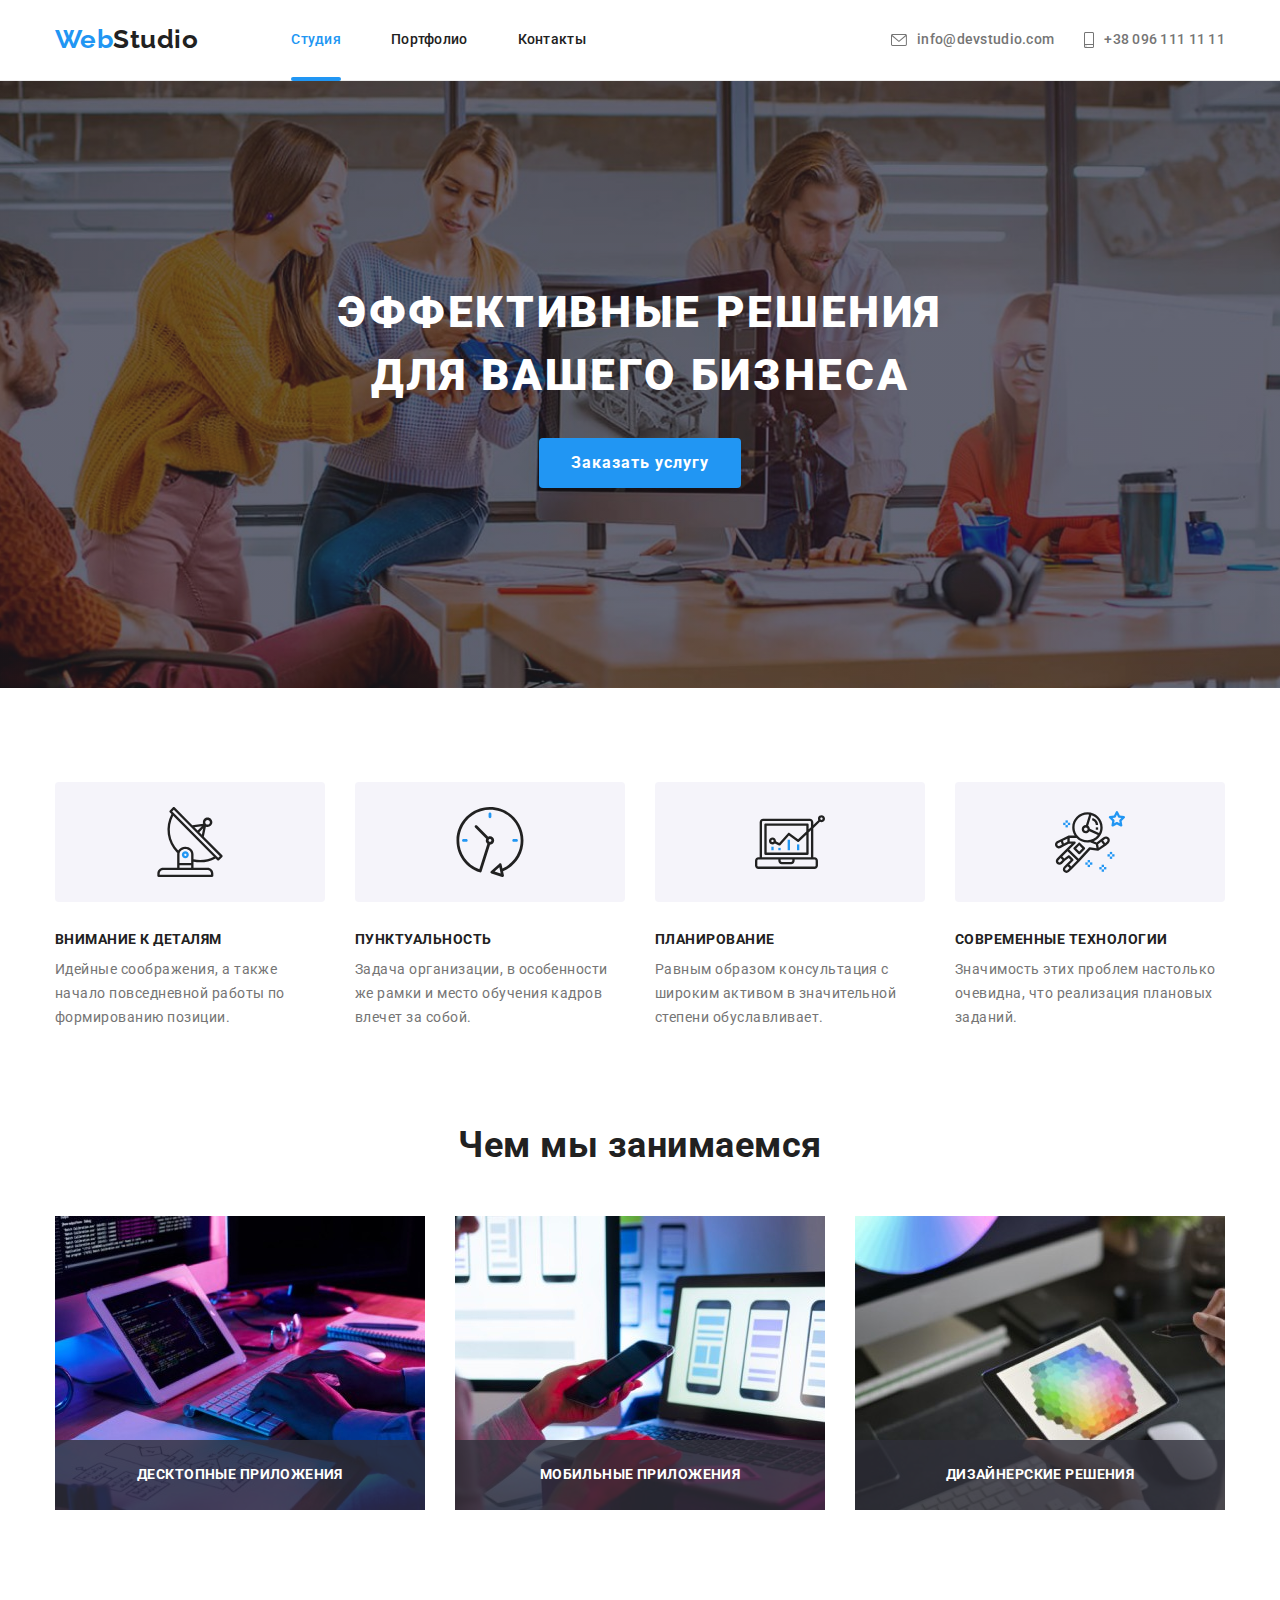
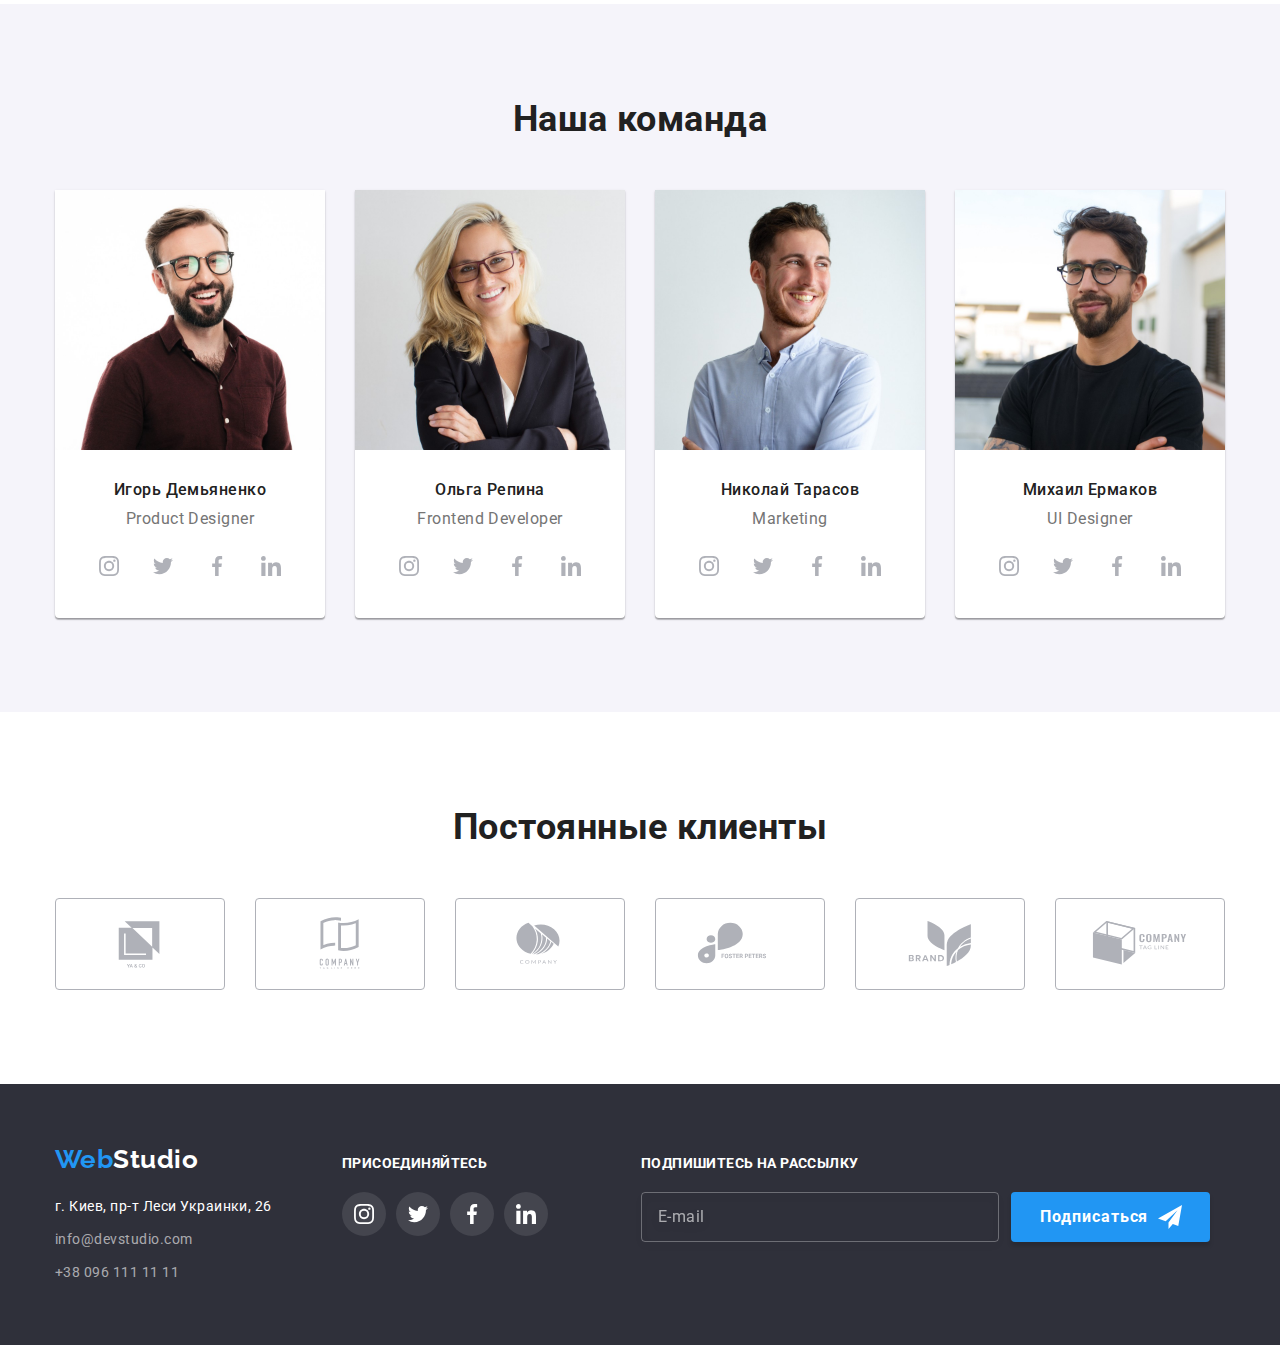
<file: index.html>
<!DOCTYPE html>
<html lang="ru">

<head>
    <meta charset="UTF-8">
    <meta http-equiv="X-UA-Compatible" content="IE=edge">
    <meta name="viewport" content="width=device-width, initial-scale=1.0">
    <title>Главная</title>
    <link
        href="https://fonts.googleapis.com/css2?family=Raleway:wght@700&family=Roboto:wght@400;500;700;900&display=swap"
        rel="stylesheet" />
    <link rel="stylesheet"
        href="https://cdnjs.cloudflare.com/ajax/libs/modern-normalize/1.1.0/modern-normalize.min.css" />
    <link rel="stylesheet" href="./CSS/styles.css" />
    <link rel="stylesheet" href="./CSS/main.min.css">
</head>

<body>
    <!--Шапка-->
    
    <header class="page-header">
        <div class="container main-nav">
            <nav class="main-nav">
                <a href="./index.html" class="main-nav__logo">
                    Web<span class="main-nav__text">Studio</span>
                </a>

                <ul class="site-nav list">
                    <li class="site-nav__item"><a href="./index.html" class="site-nav__link site-nav__link--current">Студия</a></li>
                    <li class="site-nav__item"><a href="./portfolio.html" class="site-nav__link">Портфолио</a></li>
                    <li class="site-nav__item"><a href="" class="site-nav__link">Контакты</a></li>
                </ul>
            </nav>

            <ul class="contacts list">
                <li class="contacts__item envelope"><a class="contacts__link link" href="mailto:info@devstudio.com">
                        <svg class="contacts__icon contacts__icon--envelope" width="16" height="12">
                            <use href="./images/sprite.svg#icon-envelope"></use>
                        </svg>
                        info@devstudio.com</a></li>
                <li class="contacts__item phone"><a class="contacts__link link" href="tel:380961111111">
                        <svg class="contacts__icon contacts__icon--phone" width="10" height="16">
                            <use href="./images/sprite.svg#icon-smartphone"></use>
                        </svg>
                        +38 096 111 11 11</a></li>
            </ul>
        </div>
    </header>
    

    <!-- Mobile menu -->
    <div class="container mobile-container">
        <div class="mobile-header">
            <nav class="mobile-header__nav">
                <a href="./index.html" class="mobile-header__logo">
                    Web<span class="mobile-header__text">Studio</span>
                </a>
                <button type="button" class="button mobile-header__button" aria-expanded="false" aria-controls="mobile-menu"
                    data-menu-button>
                    <svg width="40" height="40" aria-label="Переключатель мобильного меню">
                        <use class="mobile-header__icon-menu" href="./images/form-sprite.svg#icon-menu"></use>
                        <use class="mobile-header__icon-close" href="./images/form-sprite.svg#icon-close"></use>
                    </svg>
                </button>
    
                <div class="mobile-menu" id="mobile-menu" data-menu>
                    <div class="mobile-menu__nav">
                        <ul class="list mobile-nav">
                            <li class="mobile-nav__item">
                                <a href="./index.html" class="link mobile-nav__link">Студия </a>
                            </li>
                            <li class="mobile-nav__item">
                                <a href="./portfolio.html" class="link mobile-nav__link">Портфолио</a>
                            </li>
                            <li class="mobile-nav__item">
                                <a href="" class="link mobile-nav__link">Контакты</a>
                            </li>
                        </ul>
                    </div>
                    <div class="mobile-menu__socials">
                        <ul class="list mobile-contacts">
                            <li class="mobile-contacts__item">
                                <a href="tel:+380961111111"
                                    class="link mobile-contacts__link mobile-contacts__link--phone">+38
                                    096 111 11 11</a>
                            </li>
                            <li class="mobile-contacts__item">
                                <a href="mailto:info@devstudio.com"
                                    class="link mobile-contacts__link mobile-contacts__link--mail">info@devstudio.com</a>
                            </li>
                        </ul>
    
                        <ul class="list mobile-socials">
                            <li class="mobile-socials__item">
                                <a href="" class="link mobile-socials__link">Instagram </a>
                            </li>
                            <li class="mobile-socials__item">
                                <a href="" class="link mobile-socials__link">Twitter</a>
                            </li>
                            <li class="mobile-socials__item">
                                <a href="" class="link mobile-socials__link">Facebook</a>
                            </li>
                            <li class="mobile-socials__item">
                                <a href="" class="link mobile-socials__link">LinkedIn</a>
                            </li>
                        </ul>
                    </div>
                </div>
            </nav>
        </div>
    </div>
        
    
    </head>   
    

    <main>
        <!--Герой-->
        
        <section class="section-hero">
            <h1 class="section-hero__title">Эффективные решения для вашего бизнеса</h1>
            <button class="section-hero__btn" type="button" data-modal-open>Заказать услугу</button>            
        </section>

        <div class="backdrop is-hidden" data-modal>
            <div class="modal">
                <button class="modal-btn" data-modal-close>
                    <svg class="modal-btn__icon-close" width="18" height="18">
                        <use href="./images/form-sprite.svg#icon-close-modal"></use>
                    </svg>
                </button>
        
                <strong class="modal-title">Оставьте свои данные, мы вам перезвоним</strong>
                <form class="modal-form">
                    <label class="modal-form__field">
                        <span class="modal-form__label">Имя</span>
                        <div class="modal-form__field-icon">
                            <input class="modal-form__input" type="text" name="user-name" id="user-name">
                            <svg class="modal-form__icon" width="18" height="18">
                                <use href="./images/form-sprite.svg#icon-user"></use>
                            </svg>
                        </div>
        
                    </label>
        
                    <label class="modal-form__field">
                        <span class="modal-form__label">Телефон</span>
                        <div class="modal-form__field-icon">
                            <input class="modal-form__input" type="tel" name="user-phone" id="user-phone">
                            <svg class="modal-form__icon" width="18" height="18">
                                <use href="./images/form-sprite.svg#icon-phone"></use>
                            </svg>
                        </div>
                    </label>
        
                    <label class="modal-form__field">
                        <span class="modal-form__label">Почта</span>
                        <div class="modal-form__field-icon">
                            <input class="modal-form__input" type="email" name="user-mail" id="user-mail">
                            <svg class="modal-form__icon" width="18" height="18">
                                <use href="./images/form-sprite.svg#icon-mail"></use>
                            </svg>
                        </div>
                    </label>
        
                    <label class="modal-form__textarea">
                        <span class="modal-form__label">Комментарий</span>
                        <textarea class="modal-form__comment" name="comment" rows="5" placeholder="Введите текст"></textarea>
                    </label>
        
        
                    <label class="modal-form__policy-group">
                        <input class="modal-form__checkbox" type="checkbox" />
                        <span class="modal-form__custom-checkbox">
                            <svg class="modal-form__custom-checkbox-icon" width="16" height="15">
                                <use href="./images/form-sprite.svg#icon-check"></use>
                            </svg>
                        </span>
                        <span class="modal-form__checkbox-description">Соглашаюсь с рассылкой и принимаю <a
                                class="modal-form__link" href="">Условия договора</a></span>
                    </label>
        
                    <div class="modal-form__field-btn">
                        <button class="modal-form__btn" type="submit">Отправить</button>
                    </div>
        
                </form>
            </div>
        </div>
                
        
        

        <!--Принципы работы-->
        <section class="section-rules">
            <div class="container">
                <ul class="list rules">
                    <li class="rules__item rules__item--antenna">
                        <h3 class="rules__title">Внимание к деталям</h3>
                        <p class="rules__text">Идейные соображения, а также начало повседневной работы по формированию позиции.
                        </p>
                    </li>
                    <li class="rules__item rules__item--clock">
                        <h3 class="rules__title">Пунктуальность</h3>
                        <p class="rules__text">Задача организации, в особенности же рамки и место обучения кадров влечет за
                            собой.</p>
                    </li>
                    <li class="rules__item rules__item--diagram">
                        <h3 class="rules__title">Планирование</h3>
                        <p class="rules__text">Равным образом консультация с широким активом в значительной степени
                            обуславливает.</p>
                    </li>
                    <li class="rules__item rules__item--astronaut">
                        <h3 class="rules__title">Современные технологии</h3>
                        <p class="rules__text">Значимость этих проблем настолько очевидна, что реализация плановых заданий.</p>
                    </li>
                </ul>
            </div>
        </section>

        <!--Чем занимаемся-->
        
        <section class="section-work">
            <div class="container">
                <h2 class="section-work__title">Чем мы занимаемся</h2>
                <ul class="list work">
                    <li class="work__item">
                        <p class="work__text">Десктопные приложения</p>
                        <picture>
                            <source media="(min-width: 1200px)" srcset="./images/work/work-1.jpg 1x, ./images/work/work-1@2x.jpg 2x"
                                type="image/jpg">                            
                            <img class="work__img" srcset="./images/work/work-1.jpg 1x, ./images/work/work-1@2x.jpg 2x"
                                src="./images/work/work-1.jpg" alt="Создание сайтов" width="370" height="294">
                        </picture>
                    </li>
                    <li class="work__item">
                        <p class="work__text">Мобильные приложения</p>
                        <picture>
                            <source media="(min-width: 1200px)" srcset="./images/work/work-2.jpg 1x, ./images/work/work-2@2x.jpg 2x"
                                type="image/jpg">
                            <img class="work__img" srcset="./images/work/work-2.jpg 1x, ./images/work/work-2@2x.jpg 2x"
                                src="./images/work/work-2.jpg" alt="Разработка приложений" width="370" height="294">
                        </picture>
                    </li>
                    <li class="work__item">
                        <p class="work__text">Дизайнерские решения</p>
                        <picture>
                            <source media="(min-width: 1200px)" srcset="./images/work/work-3.jpg 1x, ./images/work/work-3@2x.jpg 2x"
                                type="image/jpg">
                            <img class="work__img" srcset="./images/work/work-3.jpg 1x, ./images/work/work-3@2x.jpg 2x"
                                src="./images/work/work-3.jpg" alt="Внешнее оформление" width="370" height="294">
                        </picture>
                    </li>
                </ul>
            </div>
        </section>
        
        <!--Наша команда-->
        
        <section class="section-team">
            <div class="container">
                <h2 class="section-team__title">Наша команда</h2>

                <ul class="list team">
                    <li class="item team__mamber">
                        <picture>
                            <source media="(min-width: 1200px)" srcset="./images/team/team-1_lg.jpg 1x, ./images/team/team-1_lg@2x.jpg 2x"
                                type="image/jpg">
                            <source media="(min-width: 768px)" srcset="./images/team/team-1_md.jpg 1x, ./images/team/team-1_md@2x.jpg 2x"
                                type="image/jpg">
                            <source 
                            media="(max-width: 767px)" 
                            srcset="./images/team/team-1_sm.jpg 1x, ./images/team/team-1_sm@2x.jpg 2x" 
                            type="image/jpg">
                            <img class="team__img" 
                            srcset="./images/team/team-1_sm.jpg 1x, ./images/team/team-1_sm@2x.jpg 2x"
                            src="./images/team/team-1_sm.jpg" 
                            alt="Игорь Демьяненко" 
                            width="450" 
                            height="460">
                        </picture>                        
                        <h3 class="team__title">Игорь Демьяненко</h3>
                        <p class="team__text">Product Designer</p>
                        <ul class="list socials">
                            <li class="socials__item">
                                <a class="socials__link" href="" target="_blank" rel="noopener noreferrer"
                                    aria-label="иконка instagram">
                                    <svg class="socials__icon" width="20" height="20">
                                        <use href="./images/sprite.svg#icon-instagram"></use>
                                    </svg>
                                </a>
                            </li>
                            <li class="socials__item">
                                <a class="socials__link" href="" target="_blank" rel="noopener noreferrer"
                                    aria-label="иконка twitter">
                                    <svg class="socials__icon" width="20" height="20">
                                        <use href="./images/sprite.svg#icon-twitter"></use>
                                    </svg>
                                </a>
                            </li>
                            <li class="socials__item">
                                <a class="socials__link" href="" target="_blank" rel="noopener noreferrer"
                                    aria-label="иконка facebook">
                                    <svg class="socials__icon" width="20" height="20">
                                        <use href="./images/sprite.svg#icon-facebook"></use>
                                    </svg>
                                </a>
                            </li>
                            <li class="socials__item">
                                <a class="socials__link" href="" target="_blank" rel="noopener noreferrer"
                                    aria-label="иконка linkedin">
                                    <svg class="socials__icon" width="20" height="20">
                                        <use href="./images/sprite.svg#icon-linkedin"></use>
                                    </svg>
                                </a>
                            </li>
                        </ul>
                    </li>
                    <li class="item team__mamber">
                        <picture>
                            <source media="(min-width: 1200px)" srcset="./images/team/team-2_lg.jpg 1x, ./images/team/team-2_lg@2x.jpg 2x"
                                type="image/jpg">
                            <source media="(min-width: 768px)" srcset="./images/team/team-2_md.jpg 1x, ./images/team/team-2_md@2x.jpg 2x"
                                type="image/jpg">
                            <source media="(max-width: 767px)" srcset="./images/team/team-2_sm.jpg 1x, ./images/team/team-2_sm@2x.jpg 2x"
                                type="image/jpg">
                            <img class="team__img" srcset="./images/team/team-2_sm.jpg 1x, ./images/team/team-2_sm@2x.jpg 2x"
                                src="./images/team/team-2_sm.jpg" alt="Ольга Репина" width="450" height="460">
                        </picture>
                        <h3 class="team__title">Ольга Репина</h3>
                        <p class="team__text">Frontend Developer</p>
                        <ul class="list socials">
                            <li class="socials__item">
                                <a class="socials__link" href="" target="_blank" rel="noopener noreferrer"
                                    aria-label="иконка instagram">
                                    <svg class="socials__icon" width="20" height="20">
                                        <use href="./images/sprite.svg#icon-instagram"></use>
                                    </svg>
                                </a>
                            </li>
                            <li class="socials__item">
                                <a class="socials__link" href="" target="_blank" rel="noopener noreferrer"
                                    aria-label="иконка twitter">
                                    <svg class="socials__icon" width="20" height="20">
                                        <use href="./images/sprite.svg#icon-twitter"></use>
                                    </svg>
                                </a>
                            </li>
                            <li class="socials__item">
                                <a class="socials__link" href="" target="_blank" rel="noopener noreferrer"
                                    aria-label="иконка facebook">
                                    <svg class="socials__icon" width="20" height="20">
                                        <use href="./images/sprite.svg#icon-facebook"></use>
                                    </svg>
                                </a>
                            </li>
                            <li class="socials__item">
                                <a class="socials__link" href="" target="_blank" rel="noopener noreferrer"
                                    aria-label="иконка linkedin">
                                    <svg class="socials__icon" width="20" height="20">
                                        <use href="./images/sprite.svg#icon-linkedin"></use>
                                    </svg>
                                </a>
                            </li>
                        </ul>
                    </li>
                    <li class="item team__mamber">
                        <picture>
                            <source media="(min-width: 1200px)" srcset="./images/team/team-3_lg.jpg 1x, ./images/team/team-3_lg@2x.jpg 2x"
                                type="image/jpg">
                            <source media="(min-width: 768px)" srcset="./images/team/team-3_md.jpg 1x, ./images/team/team-3_md@2x.jpg 2x"
                                type="image/jpg">
                            <source media="(max-width: 767px)" srcset="./images/team/team-3_sm.jpg 1x, ./images/team/team-3_sm@2x.jpg 2x"
                                type="image/jpg">
                            <img class="team__img" srcset="./images/team/team-3_sm.jpg 1x, ./images/team/team-3_sm@2x.jpg 2x"
                                src="./images/team/team-3_sm.jpg" alt="Николай Тарасов" width="450" height="460">
                        </picture>
                        <h3 class="team__title">Николай Тарасов</h3>
                        <p class="team__text">Marketing</p>
                        <ul class="list socials">
                            <li class="socials__item">
                                <a class="socials__link" href="" target="_blank" rel="noopener noreferrer"
                                    aria-label="иконка instagram">
                                    <svg class="socials__icon" width="20" height="20">
                                        <use href="./images/sprite.svg#icon-instagram"></use>
                                    </svg>
                                </a>
                            </li>
                            <li class="socials__item">
                                <a class="socials__link" href="" target="_blank" rel="noopener noreferrer"
                                    aria-label="иконка twitter">
                                    <svg class="socials__icon" width="20" height="20">
                                        <use href="./images/sprite.svg#icon-twitter"></use>
                                    </svg>
                                </a>
                            </li>
                            <li class="socials__item">
                                <a class="socials__link" href="" target="_blank" rel="noopener noreferrer"
                                    aria-label="иконка facebook">
                                    <svg class="socials__icon" width="20" height="20">
                                        <use href="./images/sprite.svg#icon-facebook"></use>
                                    </svg>
                                </a>
                            </li>
                            <li class="socials__item">
                                <a class="socials__link" href="" target="_blank" rel="noopener noreferrer"
                                    aria-label="иконка linkedin">
                                    <svg class="socials__icon" width="20" height="20">
                                        <use href="./images/sprite.svg#icon-linkedin"></use>
                                    </svg>
                                </a>
                            </li>
                        </ul>
                    </li>
                    <li class="item team__mamber">
                        <picture>
                            <source media="(min-width: 1200px)" srcset="./images/team/team-4_lg.jpg 1x, ./images/team/team-4_lg@2x.jpg 2x"
                                type="image/jpg">
                            <source media="(min-width: 768px)" srcset="./images/team/team-4_md.jpg 1x, ./images/team/team-4_md@2x.jpg 2x"
                                type="image/jpg">
                            <source media="(max-width: 767px)" srcset="./images/team/team-4_sm.jpg 1x, ./images/team/team-4_sm@2x.jpg 2x"
                                type="image/jpg">
                            <img class="team__img" srcset="./images/team/team-4_sm.jpg 1x, ./images/team/team-4_sm@2x.jpg 2x"
                                src="./images/team/team-4_sm.jpg" alt="Михаил Ермаков" width="450" height="460">
                        </picture>
                        <h3 class="team__title">Михаил Ермаков</h3>
                        <p class="team__text">UI Designer</p>
                        <ul class="list socials">
                            <li class="socials__item">
                                <a class="socials__link" href="" target="_blank" rel="noopener noreferrer"
                                    aria-label="иконка instagram">
                                    <svg class="socials__icon" width="20" height="20">
                                        <use href="./images/sprite.svg#icon-instagram"></use>
                                    </svg>
                                </a>
                            </li>
                            <li class="socials__item">
                                <a class="socials__link" href="" target="_blank" rel="noopener noreferrer"
                                    aria-label="иконка twitter">
                                    <svg class="socials__icon" width="20" height="20">
                                        <use href="./images/sprite.svg#icon-twitter"></use>
                                    </svg>
                                </a>
                            </li>
                            <li class="socials__item">
                                <a class="socials__link" href="" target="_blank" rel="noopener noreferrer"
                                    aria-label="иконка facebook">
                                    <svg class="socials__icon" width="20" height="20">
                                        <use href="./images/sprite.svg#icon-facebook"></use>
                                    </svg>
                                </a>
                            </li>
                            <li class="socials__item">
                                <a class="socials__link" href="" target="_blank" rel="noopener noreferrer"
                                    aria-label="иконка linkedin">
                                    <svg class="socials__icon" width="20" height="20">
                                        <use href="./images/sprite.svg#icon-linkedin"></use>
                                    </svg>
                                </a>
                            </li>
                        </ul>
                    </li>
                </ul>
            </div>
        </section>
        
        <!--Постоянные клиенты-->
        
        <section class="section-clients">
            <div class="container">
                <h2 class="section-clients__title">Постоянные клиенты</h2>
                <ul class="list clients">
                    <li class="clients__item">
                        <a class="clients__link" href="">
                            <svg class="clients__icon" width="106" height="60">
                                <use href="./images/sprite.svg#icon-client-1"></use>
                            </svg>
                        </a>
                    </li>
                    <li class="clients__item">
                        <a class="clients__link" href="">
                            <svg class="clients__icon" width="106" height="60">
                                <use href="./images/sprite.svg#icon-client-2"></use>
                            </svg>
                        </a>
                    </li>
                    <li class="clients__item">
                        <a class="clients__link" href="">
                            <svg class="clients__icon" width="106" height="60">
                                <use href="./images/sprite.svg#icon-client-3"></use>
                            </svg>
                        </a>
                    </li>
                    <li class="clients__item">
                        <a class="clients__link" href="">
                            <svg class="clients__icon" width="106" height="60">
                                <use href="./images/sprite.svg#icon-client-4"></use>
                            </svg>
                        </a>
                    </li>
                    <li class="clients__item">
                        <a class="clients__link" href="">
                            <svg class="clients__icon" width="106" height="60">
                                <use href="./images/sprite.svg#icon-client-5"></use>
                            </svg>
                        </a>
                    </li>
                    <li class="clients__item">
                        <a class="clients__link" href="">
                            <svg class="clients__icon" width="106" height="60">
                                <use href="./images/sprite.svg#icon-client-6"></use>
                            </svg>
                        </a>
                    </li>
                </ul>
            </div>
        </section>
      
    </main>

    <!--Футер-->
    
    <footer class="footer">
        <div class="container">
            <div class="footer__group">
                <div class="footer__sending">
                    <div class="footer__connection">
                        <a href="./index.html" class="footer__logo">
                            Web<span class="footer__text">Studio</span>
                        </a>
                    
                        <address class="footer__address">
                            г. Киев, пр-т Леси Украинки, 26
                        </address>
                    
                        <address>
                            <ul class="footer__contacts list">
                                <li class="footer__item"><a href="mailto:info@devstudio.com" class="footer__link">info@devstudio.com</a>
                                </li>
                                <li class="footer__item"><a href="tel:380961111111" class="footer__link">+38 096 111 11 11</a></li>
                            </ul>
                        </address>
                    </div>
                    
                    <div class="join">
                        <h3 class="join__title">присоединяйтесь</h3>
                        <ul class="list join__list">
                            <li class="join__item">
                                <a class="join__link" href="" target="_blank" rel="noopener noreferrer" aria-label="иконка instagram">
                                    <svg class="join__icon" width="20" height="20">
                                        <use href="./images/sprite.svg#icon-instagram"></use>
                                    </svg>
                                </a>
                            </li>
                            <li class="join__item">
                                <a class="join__link" href="" target="_blank" rel="noopener noreferrer" aria-label="иконка twitter">
                                    <svg class="join__icon" width="20" height="20">
                                        <use href="./images/sprite.svg#icon-twitter"></use>
                                    </svg>
                                </a>
                            </li>
                            <li class="join__item">
                                <a class="join__link" href="" target="_blank" rel="noopener noreferrer" aria-label="иконка facebook">
                                    <svg class="join__icon" width="20" height="20">
                                        <use href="./images/sprite.svg#icon-facebook"></use>
                                    </svg>
                                </a>
                            </li>
                            <li class="join__item">
                                <a class="join__link" href="" target="_blank" rel="noopener noreferrer" aria-label="иконка linkedin">
                                    <svg class="join__icon" width="20" height="20">
                                        <use href="./images/sprite.svg#icon-linkedin"></use>
                                    </svg>
                                </a>
                            </li>
                        </ul>
                    </div>
                </div>            
                              
                <div class="footer-subscription">
                        <strong class="footer-subscription__title">Подпишитесь на рассылку</strong>
                        <form class="footer-form">
                            <label class="footer-form__field">
                                <input class="footer-form__input" type="email" placeholder="E-mail">
                            </label>
                    
                            <button class="footer-form__btn" type="submit">Подписаться
                                <svg class="footer-form__icon" width="24" height="24">
                                    <use href="./images/form-sprite.svg#icon-send"></use>
                                </svg>
                            </button>
                        </form>
                </div>           
            </div>
        </div>         
    </footer>
    
    <script src="./js/modal.js"></script>
    <script src="./js/menu.js"></script>

</body>

</html>
</file>
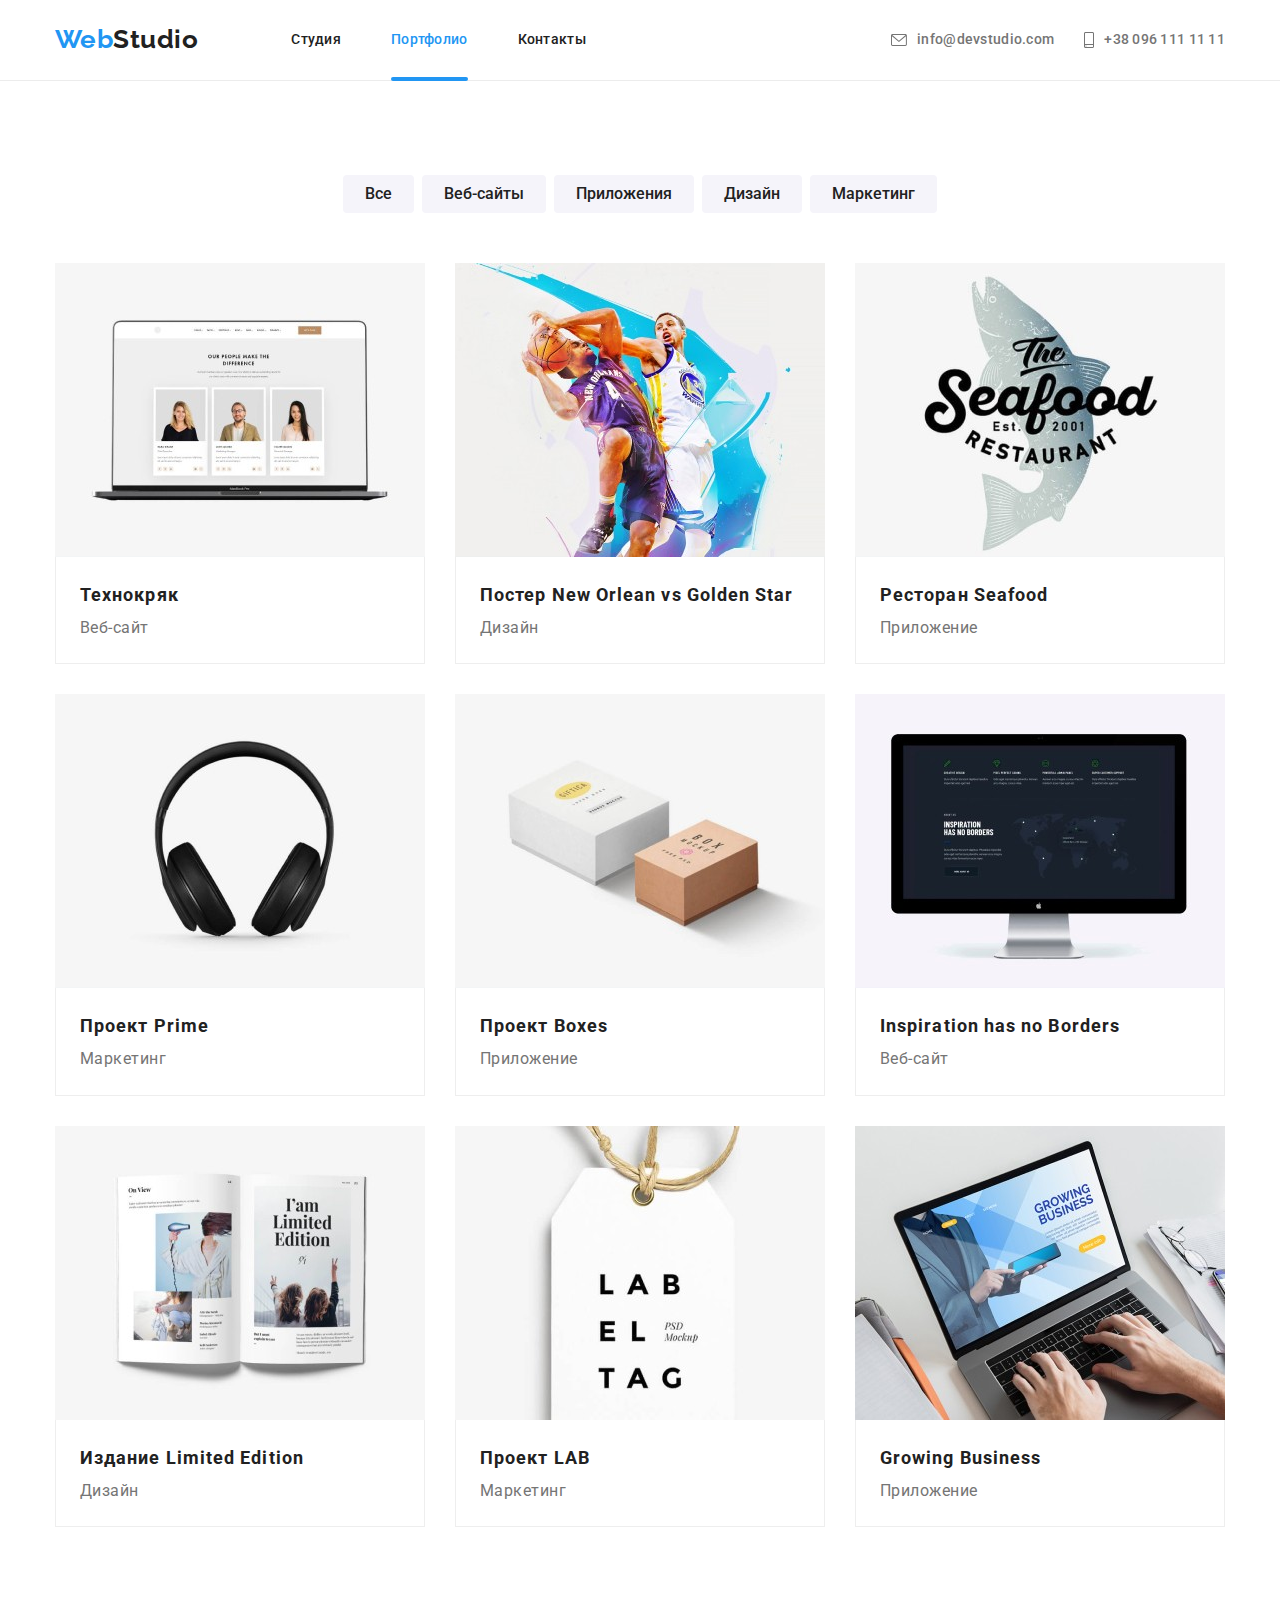
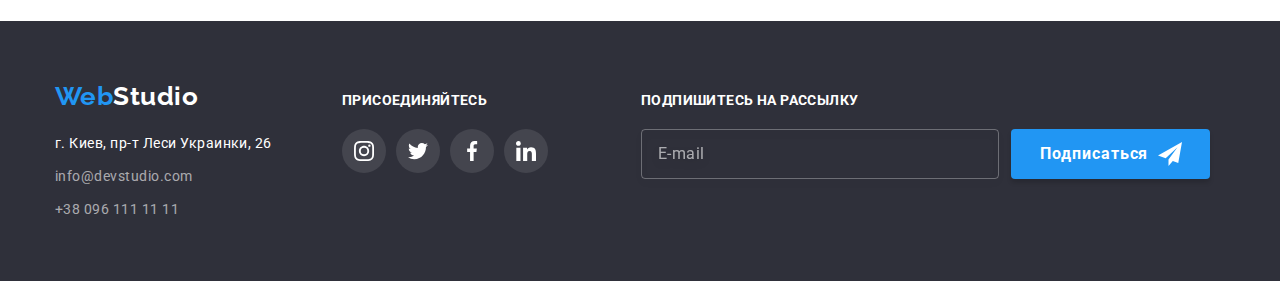
<file: portfolio.html>
<!DOCTYPE html>
<html lang="en">
<head>
    <meta charset="UTF-8">
    <meta http-equiv="X-UA-Compatible" content="IE=edge">
    <meta name="viewport" content="width=device-width, initial-scale=1.0">
    <title>Портфолио</title>
    <link href="https://fonts.googleapis.com/css2?family=Raleway:wght@700&family=Roboto:wght@400;500;700;900&display=swap"
        rel="stylesheet" />
    <link rel="stylesheet" href="https://cdnjs.cloudflare.com/ajax/libs/modern-normalize/1.1.0/modern-normalize.min.css" />
    <link rel="stylesheet" href="./CSS/styles.css"/>
    <link rel="stylesheet" href="./CSS/main.min.css">
  </head>
<body>
<!--Шапка-->

<header class="page-header">
    <div class="container main-nav">
        <nav class="main-nav">
            <a href="./index.html" class="main-nav__logo">
                Web<span class="main-nav__text">Studio</span>
            </a>

            <ul class="site-nav list">
                <li class="site-nav__item"><a href="./index.html" class="site-nav__link">Студия</a></li>
                <li class="site-nav__item"><a href="./portfolio.html" class="site-nav__link site-nav__link--current">Портфолио</a></li>
                <li class="site-nav__item"><a href="" class="site-nav__link">Контакты</a></li>
            </ul>
        </nav>

        <ul class="contacts list">
            <li class="contacts__item envelope"><a class="contacts__link link" href="mailto:info@devstudio.com">
                    <svg class="contacts__icon contacts__icon--envelope" width="16" height="12">
                        <use href="./images/sprite.svg#icon-envelope"></use>
                    </svg>
                    info@devstudio.com</a></li>
            <li class="contacts__item phone"><a class="contacts__link link" href="tel:380961111111">
                    <svg class="contacts__icon contacts__icon--phone" width="10" height="16">
                        <use href="./images/sprite.svg#icon-smartphone"></use>
                    </svg>
                    +38 096 111 11 11</a></li>
        </ul>
    </div>
</header>

<!-- Mobile menu -->
<div class="container mobile-container">
    <div class="mobile-header">
        <nav class="mobile-header__nav">
            <a href="./index.html" class="mobile-header__logo">
                Web<span class="mobile-header__text">Studio</span>
            </a>
            <button type="button" class="button mobile-header__button" aria-expanded="false" aria-controls="mobile-menu"
                data-menu-button>
                <svg width="40" height="40" aria-label="Переключатель мобильного меню">
                    <use class="mobile-header__icon-menu" href="./images/form-sprite.svg#icon-menu"></use>
                    <use class="mobile-header__icon-close" href="./images/form-sprite.svg#icon-close"></use>
                </svg>
            </button>

            <div class="mobile-menu" id="mobile-menu" data-menu>
                <div class="mobile-menu__nav">
                    <ul class="list mobile-nav">
                        <li class="mobile-nav__item">
                            <a href="./index.html" class="link mobile-nav__link">Студия </a>
                        </li>
                        <li class="mobile-nav__item">
                            <a href="./portfolio.html" class="link mobile-nav__link">Портфолио</a>
                        </li>
                        <li class="mobile-nav__item">
                            <a href="" class="link mobile-nav__link">Контакты</a>
                        </li>
                    </ul>
                </div>
                <div class="mobile-menu__socials">
                    <ul class="list mobile-contacts">
                        <li class="mobile-contacts__item">
                            <a href="tel:+380961111111"
                                class="link mobile-contacts__link mobile-contacts__link--phone">+38
                                096 111 11 11</a>
                        </li>
                        <li class="mobile-contacts__item">
                            <a href="mailto:info@devstudio.com"
                                class="link mobile-contacts__link mobile-contacts__link--mail">info@devstudio.com</a>
                        </li>
                    </ul>

                    <ul class="list mobile-socials">
                        <li class="mobile-socials__item">
                            <a href="" class="link mobile-socials__link">Instagram </a>
                        </li>
                        <li class="mobile-socials__item">
                            <a href="" class="link mobile-socials__link">Twitter</a>
                        </li>
                        <li class="mobile-socials__item">
                            <a href="" class="link mobile-socials__link">Facebook</a>
                        </li>
                        <li class="mobile-socials__item">
                            <a href="" class="link mobile-socials__link">LinkedIn</a>
                        </li>
                    </ul>
                </div>
            </div>
        </nav>
    </div>
</div>


<main>

    <section class="portfolio">
        <div class="container">
            <ul class="list portfolio-filter">
                <li class="portfolio-filter__item"><button class="portfolio-filter__button" type="button">Все</button></li>
                <li class="portfolio-filter__item"><button class="portfolio-filter__button" type="button">Веб-сайты</button></li>
                <li class="portfolio-filter__item"><button class="portfolio-filter__button" type="button">Приложения</button></li>
                <li class="portfolio-filter__item"><button class="portfolio-filter__button" type="button">Дизайн</button></li>
                <li class="portfolio-filter__item"><button class="portfolio-filter__button" type="button">Маркетинг</button></li>
            </ul>
            
            
            <ul class="projects list">
                <li class="projects__item">
                    <a class="projects__link" href="">
                    <div class="projects-thumb">
                        <picture>
                            <source media="(min-width: 1200px)" srcset="./images/portfolio/project-1_lg.jpg 1x, ./images/portfolio/project-1_lg@2x.jpg 2x"
                                type="image/jpg">
                            <source media="(min-width: 768px)" srcset="./images/portfolio/project-1_md.jpg 1x, ./images/portfolio/project-1_md@2x.jpg 2x"
                                type="image/jpg">
                            <source media="(max-width: 767px)" srcset="./images/portfolio/project-1_sm.jpg 1x, ./images/portfolio/project-1_sm@2x.jpg 2x"
                                type="image/jpg">
                            <img class="projects-thumb__img" srcset="./images/portfolio/project-1_sm.jpg 1x, ./images/portfolio/project-1_sm@2x.jpg 2x"
                                src="./images/portfolio/project-1_sm.jpg" alt="Технокряк" width="450" height="294">
                        </picture>
                        <p class="projects-thumb__text">Ресурс предлагает комплексные предложения с разным уровнем функционала и сервисов. Все это
                        позволит посетителю получить
                        исчерпывающие сведения о компании или частном лице.</p>
                    </div>
                       <div class="projects-border"> 
                        <h2 class="projects-border__title">Технокряк</h2>
                        <p class="projects-border__text">Веб-сайт</p>
                        </div>
                    </a>
                </li>
                <li class="projects__item">
                    <a class="projects__link" href="">
                    <div class="projects-thumb">
                        <picture>
                            <source media="(min-width: 1200px)"
                                srcset="./images/portfolio/project-2_lg.jpg 1x, ./images/portfolio/project-2_lg@2x.jpg 2x" type="image/jpg">
                            <source media="(min-width: 768px)"
                                srcset="./images/portfolio/project-2_md.jpg 1x, ./images/portfolio/project-2_md@2x.jpg 2x" type="image/jpg">
                            <source media="(max-width: 767px)"
                                srcset="./images/portfolio/project-2_sm.jpg 1x, ./images/portfolio/project-2_sm@2x.jpg 2x" type="image/jpg">
                            <img class="projects-thumb__img"
                                srcset="./images/portfolio/project-2_sm.jpg 1x, ./images/portfolio/project-2_sm@2x.jpg 2x"
                                src="./images/portfolio/project-2_sm.jpg" alt="Постер New Orlean vs Golden Star" width="450" height="294">
                        </picture>                        
                        <p class="projects-thumb__text">Ресурс предлагает комплексные предложения с разным уровнем функционала и сервисов. Все это
                            позволит посетителю получить
                            исчерпывающие сведения о компании или частном лице.</p>
                    </div>
                       <div class="projects-border"> 
                        <h2 class="projects-border__title">Постер New Orlean vs Golden Star</h2>
                        <p class="projects-border__text">Дизайн</p>
                        </div>
                    </a>
                </li>
                <li class="projects__item">
                    <a class="projects__link" href="">
                    <div class="projects-thumb">
                        <picture>
                            <source media="(min-width: 1200px)"
                                srcset="./images/portfolio/project-3_lg.jpg 1x, ./images/portfolio/project-3_lg@2x.jpg 2x" type="image/jpg">
                            <source media="(min-width: 768px)"
                                srcset="./images/portfolio/project-3_md.jpg 1x, ./images/portfolio/project-3_md@2x.jpg 2x" type="image/jpg">
                            <source media="(max-width: 767px)"
                                srcset="./images/portfolio/project-3_sm.jpg 1x, ./images/portfolio/project-3_sm@2x.jpg 2x" type="image/jpg">
                            <img class="projects-thumb__img"
                                srcset="./images/portfolio/project-3_sm.jpg 1x, ./images/portfolio/project-3_sm@2x.jpg 2x"
                                src="./images/portfolio/project-3_sm.jpg" alt="Ресторан Seafood" width="450" height="294">
                        </picture>                        
                        <p class="projects-thumb__text">Ресурс предлагает комплексные предложения с разным уровнем функционала и сервисов. Все это
                            позволит посетителю получить
                            исчерпывающие сведения о компании или частном лице.</p>
                    </div>
                       <div class="projects-border"> 
                        <h2 class="projects-border__title">Ресторан Seafood</h2>
                        <p class="projects-border__text">Приложение</p>
                        </div>
                    </a>
                </li>
                <li class="projects__item">
                    <a class="projects__link" href="">
                    <div class="projects-thumb">
                        <picture>
                            <source media="(min-width: 1200px)"
                                srcset="./images/portfolio/project-4_lg.jpg 1x, ./images/portfolio/project-4_lg@2x.jpg 2x" type="image/jpg">
                            <source media="(min-width: 768px)"
                                srcset="./images/portfolio/project-4_md.jpg 1x, ./images/portfolio/project-4_md@2x.jpg 2x" type="image/jpg">
                            <source media="(max-width: 767px)"
                                srcset="./images/portfolio/project-4_sm.jpg 1x, ./images/portfolio/project-4_sm@2x.jpg 2x" type="image/jpg">
                            <img class="projects-thumb__img"
                                srcset="./images/portfolio/project-4_sm.jpg 1x, ./images/portfolio/project-4_sm@2x.jpg 2x"
                                src="./images/portfolio/project-4_sm.jpg" alt="Проект Prime" width="450" height="294">
                        </picture>                        
                        <p class="projects-thumb__text">Ресурс предлагает комплексные предложения с разным уровнем функционала и сервисов. Все это
                            позволит посетителю получить
                            исчерпывающие сведения о компании или частном лице.</p>
                    </div>
                       <div class="projects-border"> 
                        <h2 class="projects-border__title">Проект Prime</h2>
                        <p class="projects-border__text">Маркетинг</p>
                        </div>
                    </a>
                </li>
                <li class="projects__item">
                    <a class="projects__link" href="">
                    <div class="projects-thumb">
                        <picture>
                            <source media="(min-width: 1200px)"
                                srcset="./images/portfolio/project-5_lg.jpg 1x, ./images/portfolio/project-5_lg@2x.jpg 2x" type="image/jpg">
                            <source media="(min-width: 768px)"
                                srcset="./images/portfolio/project-5_md.jpg 1x, ./images/portfolio/project-5_md@2x.jpg 2x" type="image/jpg">
                            <source media="(max-width: 767px)"
                                srcset="./images/portfolio/project-5_sm.jpg 1x, ./images/portfolio/project-5_sm@2x.jpg 2x" type="image/jpg">
                            <img class="projects-thumb__img"
                                srcset="./images/portfolio/project-5_sm.jpg 1x, ./images/portfolio/project-5_sm@2x.jpg 2x"
                                src="./images/portfolio/project-5_sm.jpg" alt="Проект Boxes" width="450" height="294">
                        </picture>                        
                        <p class="projects-thumb__text">Ресурс предлагает комплексные предложения с разным уровнем функционала и сервисов. Все это
                            позволит посетителю получить
                            исчерпывающие сведения о компании или частном лице.</p>
                    </div>
                       <div class="projects-border"> 
                        <h2 class="projects-border__title">Проект Boxes</h2>
                        <p class="projects-border__text">Приложение</p>
                        </div>
                    </a>
                </li>
                <li class="projects__item">
                    <a class="projects__link" href="">
                    <div class="projects-thumb">
                        <picture>
                            <source media="(min-width: 1200px)"
                                srcset="./images/portfolio/project-6_lg.jpg 1x, ./images/portfolio/project-6_lg@2x.jpg 2x" type="image/jpg">
                            <source media="(min-width: 768px)"
                                srcset="./images/portfolio/project-6_md.jpg 1x, ./images/portfolio/project-6_md@2x.jpg 2x" type="image/jpg">
                            <source media="(max-width: 767px)"
                                srcset="./images/portfolio/project-6_sm.jpg 1x, ./images/portfolio/project-6_sm@2x.jpg 2x" type="image/jpg">
                            <img class="projects-thumb__img"
                                srcset="./images/portfolio/project-6_sm.jpg 1x, ./images/portfolio/project-6_sm@2x.jpg 2x"
                                src="./images/portfolio/project-6_sm.jpg" alt="Inspiration has no Borders" width="450" height="294">
                        </picture>                        
                        <p class="projects-thumb__text">Ресурс предлагает комплексные предложения с разным уровнем функционала и сервисов. Все это
                            позволит посетителю получить
                            исчерпывающие сведения о компании или частном лице.</p>
                    </div>
                       <div class="projects-border"> 
                        <h2 class="projects-border__title">Inspiration has no Borders</h2>
                        <p class="projects-border__text">Веб-сайт</p>
                        </div>
                    </a>
                </li>
                <li class="projects__item">
                    <a class="projects__link" href="">
                    <div class="projects-thumb">
                        <picture>
                            <source media="(min-width: 1200px)"
                                srcset="./images/portfolio/project-7_lg.jpg 1x, ./images/portfolio/project-7_lg@2x.jpg 2x" type="image/jpg">
                            <source media="(min-width: 768px)"
                                srcset="./images/portfolio/project-7_md.jpg 1x, ./images/portfolio/project-7_md@2x.jpg 2x" type="image/jpg">
                            <source media="(max-width: 767px)"
                                srcset="./images/portfolio/project-7_sm.jpg 1x, ./images/portfolio/project-7_sm@2x.jpg 2x" type="image/jpg">
                            <img class="projects-thumb__img"
                                srcset="./images/portfolio/project-7_sm.jpg 1x, ./images/portfolio/project-7_sm@2x.jpg 2x"
                                src="./images/portfolio/project-7_sm.jpg" alt="Издание Limited Edition" width="450" height="294">
                        </picture>                        
                        <p class="projects-thumb__text">Ресурс предлагает комплексные предложения с разным уровнем функционала и сервисов. Все это
                            позволит посетителю получить
                            исчерпывающие сведения о компании или частном лице.</p>
                    </div>
                       <div class="projects-border"> 
                        <h2 class="projects-border__title">Издание Limited Edition</h2>
                        <p class="projects-border__text">Дизайн</p>
                        </div>
                    </a>
                </li>
                <li class="projects__item">
                    <a class="projects__link" href="">
                    <div class="projects-thumb">
                        <picture>
                            <source media="(min-width: 1200px)"
                                srcset="./images/portfolio/project-8_lg.jpg 1x, ./images/portfolio/project-8_lg@2x.jpg 2x" type="image/jpg">
                            <source media="(min-width: 768px)"
                                srcset="./images/portfolio/project-8_md.jpg 1x, ./images/portfolio/project-8_md@2x.jpg 2x" type="image/jpg">
                            <source media="(max-width: 767px)"
                                srcset="./images/portfolio/project-8_sm.jpg 1x, ./images/portfolio/project-8_sm@2x.jpg 2x" type="image/jpg">
                            <img class="projects-thumb__img"
                                srcset="./images/portfolio/project-8_sm.jpg 1x, ./images/portfolio/project-8_sm@2x.jpg 2x"
                                src="./images/portfolio/project-8_sm.jpg" alt="Проект LAB" width="450" height="294">
                        </picture>                        
                        <p class="projects-thumb__text">Ресурс предлагает комплексные предложения с разным уровнем функционала и сервисов. Все это
                            позволит посетителю получить
                            исчерпывающие сведения о компании или частном лице.</p>
                    </div>
                       <div class="projects-border"> 
                        <h2 class="projects-border__title">Проект LAB</h2>
                        <p class="projects-border__text">Маркетинг</p>
                        </div>
                    </a>
                </li>
                <li class="projects__item">
                    <a class="projects__link" href="">
                    <div class="projects-thumb">
                        <picture>
                            <source media="(min-width: 1200px)"
                                srcset="./images/portfolio/project-9_lg.jpg 1x, ./images/portfolio/project-9_lg@2x.jpg 2x" type="image/jpg">
                            <source media="(min-width: 768px)"
                                srcset="./images/portfolio/project-9_md.jpg 1x, ./images/portfolio/project-9_md@2x.jpg 2x" type="image/jpg">
                            <source media="(max-width: 767px)"
                                srcset="./images/portfolio/project-9_sm.jpg 1x, ./images/portfolio/project-9_sm@2x.jpg 2x" type="image/jpg">
                            <img class="projects-thumb__img"
                                srcset="./images/portfolio/project-9_sm.jpg 1x, ./images/portfolio/project-9_sm@2x.jpg 2x"
                                src="./images/portfolio/project-9_sm.jpg" alt="Growing Business" width="450" height="294">
                        </picture>                        
                        <p class="projects-thumb__text">Ресурс предлагает комплексные предложения с разным уровнем функционала и сервисов. Все это
                            позволит посетителю получить
                            исчерпывающие сведения о компании или частном лице.</p>
                    </div>
                       <div class="projects-border"> 
                        <h2 class="projects-border__title">Growing Business</h2>
                        <p class="projects-border__text">Приложение</p>
                        </div>
                    </a>
                </li>
            </ul>

        </div>
    </section>

</main>

<!--Футер-->

<footer class="footer">
    <div class="container">
        <div class="footer__group">
            <div class="footer__sending">
                <div class="footer__connection">
                    <a href="./index.html" class="footer__logo">
                        Web<span class="footer__text">Studio</span>
                    </a>

                    <address class="footer__address">
                        г. Киев, пр-т Леси Украинки, 26
                    </address>

                    <address>
                        <ul class="footer__contacts list">
                            <li class="footer__item"><a href="mailto:info@devstudio.com"
                                    class="footer__link">info@devstudio.com</a>
                            </li>
                            <li class="footer__item"><a href="tel:380961111111" class="footer__link">+38 096 111 11
                                    11</a></li>
                        </ul>
                    </address>
                </div>

                <div class="join">
                    <h3 class="join__title">присоединяйтесь</h3>
                    <ul class="list join__list">
                        <li class="join__item">
                            <a class="join__link" href="" target="_blank" rel="noopener noreferrer"
                                aria-label="иконка instagram">
                                <svg class="join__icon" width="20" height="20">
                                    <use href="./images/sprite.svg#icon-instagram"></use>
                                </svg>
                            </a>
                        </li>
                        <li class="join__item">
                            <a class="join__link" href="" target="_blank" rel="noopener noreferrer"
                                aria-label="иконка twitter">
                                <svg class="join__icon" width="20" height="20">
                                    <use href="./images/sprite.svg#icon-twitter"></use>
                                </svg>
                            </a>
                        </li>
                        <li class="join__item">
                            <a class="join__link" href="" target="_blank" rel="noopener noreferrer"
                                aria-label="иконка facebook">
                                <svg class="join__icon" width="20" height="20">
                                    <use href="./images/sprite.svg#icon-facebook"></use>
                                </svg>
                            </a>
                        </li>
                        <li class="join__item">
                            <a class="join__link" href="" target="_blank" rel="noopener noreferrer"
                                aria-label="иконка linkedin">
                                <svg class="join__icon" width="20" height="20">
                                    <use href="./images/sprite.svg#icon-linkedin"></use>
                                </svg>
                            </a>
                        </li>
                    </ul>
                </div>
            </div>

            <div class="footer-subscription">
                <strong class="footer-subscription__title">Подпишитесь на рассылку</strong>
                <form class="footer-form">
                    <label class="footer-form__field">
                        <input class="footer-form__input" type="email" placeholder="E-mail">
                    </label>

                    <button class="footer-form__btn" type="submit">Подписаться
                        <svg class="footer-form__icon" width="24" height="24">
                            <use href="./images/form-sprite.svg#icon-send"></use>
                        </svg>
                    </button>
                </form>
            </div>
        </div>
    </div>
</footer>

<script src="./js/menu.js"></script>

</body>

</html>
</file>
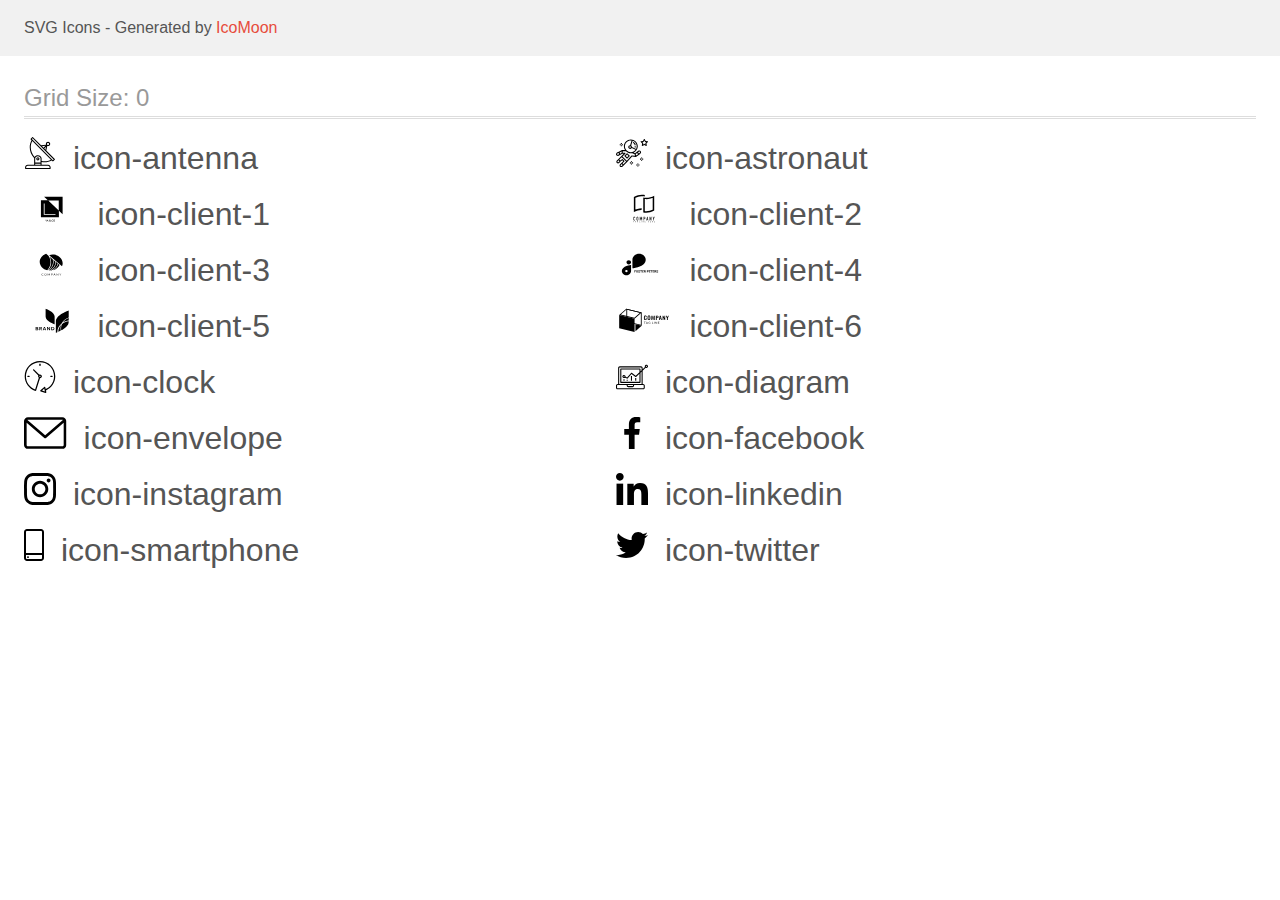
<file: images/icomoon/demo.html>
<!doctype html>
<html>
<head>
    <title>IcoMoon - SVG Icons</title>
    <meta charset="utf-8">
    <meta name="viewport" content="width=device-width, initial-scale=1">
    <link rel="stylesheet" href="demo-files/demo.css">
    <link rel="stylesheet" href="style.css">
</head>
<body>
<svg aria-hidden="true" style="position: absolute; width: 0; height: 0; overflow: hidden;" version="1.1" xmlns="http://www.w3.org/2000/svg" xmlns:xlink="http://www.w3.org/1999/xlink">
<defs>
<symbol id="icon-antenna" viewBox="0 0 32 32">
<path d="M30.773 22.098l-8.443-8.505 0.937-4.615c0.242 0.094 0.499 0.144 0.758 0.146h0.006c1.192 0.014 2.17-0.941 2.184-2.133s-0.941-2.17-2.133-2.184c-1.192-0.014-2.17 0.941-2.184 2.133-0.003 0.255 0.039 0.509 0.125 0.749l-4.96 0.605-8.091-8.133c-0.099-0.101-0.235-0.159-0.377-0.16-0.14 0.001-0.274 0.056-0.373 0.155l-1.513 1.504c-0.208 0.208-0.208 0.546 0 0.754l0.814 0.826c-3.153 5.798-2.129 12.978 2.519 17.663 0.043 0.041 0.092 0.074 0.146 0.098-0.034 0.18-0.051 0.364-0.052 0.547v6.187h-6.4c-1.472 0.002-2.665 1.195-2.667 2.667v1.067c0 0.295 0.239 0.533 0.533 0.533h24.533c0.295 0 0.533-0.239 0.533-0.533v-1.067c-0.002-1.472-1.195-2.665-2.667-2.667h-6.4v-2.742c1.003 0.21 2.024 0.317 3.049 0.32 2.458-0.003 4.877-0.615 7.040-1.783l0.818 0.823c0.099 0.101 0.235 0.159 0.377 0.16 0.14-0.001 0.274-0.056 0.373-0.155l1.513-1.504c0.208-0.208 0.208-0.546 0-0.754zM23.28 6.233c0.418-0.415 1.093-0.414 1.508 0.004s0.414 1.093-0.004 1.508c-0.2 0.199-0.47 0.31-0.752 0.31h-0.003c-0.589-0.003-1.064-0.483-1.061-1.072 0.002-0.282 0.115-0.552 0.314-0.751h-0.002zM22.024 9.738l-0.598 2.946-1.175-1.182 1.774-1.763zM21.419 8.836l-1.92 1.909-1.485-1.493 3.405-0.415zM24.004 28.8c0.884 0 1.6 0.716 1.6 1.6v0.533h-23.467v-0.533c0-0.884 0.716-1.6 1.6-1.6h20.267zM16.537 26.667v1.067h-5.333v-1.067h5.333zM11.204 25.6v-4.053c0-1.294 1.196-2.347 2.667-2.347s2.667 1.053 2.667 2.347v4.053h-5.333zM17.604 23.904v-2.357c0-1.882-1.675-3.413-3.733-3.413-1.331-0.020-2.576 0.657-3.281 1.786-4.058-4.274-4.971-10.645-2.279-15.887l18.602 18.708c-2.872 1.461-6.165 1.873-9.309 1.163zM28.893 23.22l-21.057-21.181 0.755-0.752 7.935 7.98c0.004 0 0.006 0.007 0.010 0.010l13.115 13.191-0.757 0.752z"></path>
<path d="M13.876 20.267h-0.005c-0.884-0.001-1.601 0.714-1.602 1.598s0.714 1.601 1.598 1.602h0.005c0.884 0.001 1.601-0.714 1.602-1.598s-0.714-1.601-1.598-1.602zM14.249 22.245c-0.1 0.1-0.236 0.156-0.378 0.155-0.295-0.002-0.532-0.242-0.531-0.536 0.001-0.141 0.057-0.276 0.157-0.375s0.233-0.154 0.373-0.155c0.295 0.002 0.532 0.241 0.53 0.536-0.001 0.141-0.057 0.276-0.157 0.375h0.005z"></path>
</symbol>
<symbol id="icon-astronaut" viewBox="0 0 32 32">
<path d="M31.974 4.524c-0.063-0.193-0.229-0.333-0.43-0.363l-1.91-0.278-0.855-1.731c-0.179-0.365-0.777-0.365-0.956 0l-0.855 1.731-1.91 0.278c-0.201 0.029-0.367 0.17-0.431 0.363-0.062 0.193-0.011 0.405 0.135 0.547l1.383 1.348-0.326 1.903c-0.034 0.2 0.048 0.402 0.212 0.522 0.166 0.121 0.382 0.135 0.562 0.040l1.709-0.899 1.709 0.899c0.078 0.041 0.164 0.061 0.249 0.061 0.11 0 0.221-0.034 0.314-0.102 0.164-0.119 0.246-0.322 0.212-0.522l-0.326-1.903 1.383-1.348c0.145-0.142 0.197-0.354 0.135-0.547zM29.511 5.851c-0.125 0.122-0.183 0.299-0.153 0.472l0.191 1.114-1-0.526c-0.078-0.041-0.163-0.061-0.249-0.061s-0.17 0.020-0.249 0.061l-1.001 0.526 0.191-1.114c0.030-0.173-0.028-0.349-0.153-0.472l-0.81-0.789 1.119-0.163c0.174-0.025 0.324-0.134 0.402-0.292l0.5-1.013 0.5 1.013c0.078 0.157 0.228 0.267 0.402 0.292l1.119 0.163-0.809 0.789z"></path>
<path d="M26.134 20.522h-1.067v1.067h1.067v-1.067z"></path>
<path d="M26.134 22.656h-1.067v1.067h1.067v-1.067z"></path>
<path d="M27.2 21.589h-1.067v1.067h1.067v-1.067z"></path>
<path d="M25.067 21.589h-1.067v1.067h1.067v-1.067z"></path>
<path d="M22.4 26.389h-1.067v1.067h1.067v-1.067z"></path>
<path d="M22.4 28.522h-1.067v1.067h1.067v-1.067z"></path>
<path d="M23.467 27.456h-1.067v1.067h1.067v-1.067z"></path>
<path d="M21.333 27.456h-1.067v1.067h1.067v-1.067z"></path>
<path d="M16 24.256h-1.067v1.067h1.067v-1.067z"></path>
<path d="M16 26.389h-1.067v1.067h1.067v-1.067z"></path>
<path d="M17.067 25.322h-1.067v1.067h1.067v-1.067z"></path>
<path d="M14.933 25.322h-1.067v1.067h1.067v-1.067z"></path>
<path d="M5.867 6.122h-1.067v1.067h1.067v-1.067z"></path>
<path d="M5.867 8.255h-1.067v1.067h1.067v-1.067z"></path>
<path d="M6.933 7.189h-1.067v1.067h1.067v-1.067z"></path>
<path d="M4.8 7.189h-1.067v1.067h1.067v-1.067z"></path>
<path d="M24.715 14.159c-0.287-0.388-0.709-0.637-1.188-0.705-0.481-0.068-0.956 0.058-1.34 0.352l-1.252 0.96-1.898 1.417-1.358-0.541c2.421-1.086 4.114-3.508 4.114-6.32 0-3.823-3.123-6.933-6.961-6.933s-6.961 3.11-6.961 6.933c0 1.386 0.414 2.674 1.12 3.758l-2.764-0.024c-0.002 0-0.003 0-0.005 0-0.009 0-0.015 0.004-0.023 0.005-0.053 0.002-0.105 0.013-0.155 0.031-0.013 0.005-0.026 0.008-0.038 0.013-0.006 0.003-0.013 0.003-0.019 0.006l-3.233 1.596c-0.001 0-0.001 0-0.001 0.001l-1.893 0.911c-0.021 0.009-0.042 0.021-0.063 0.035-0.755 0.502-1.012 1.489-0.598 2.295 0.22 0.429 0.595 0.745 1.056 0.889 0.178 0.055 0.359 0.083 0.539 0.083 0.29 0 0.577-0.071 0.839-0.211l1.388-0.738 2.264-1.169 1.357-0.008-5.442 5.416c-0.001 0.001-0.001 0.001-0.002 0.001l-1.339 1.333c-0.316 0.315-0.49 0.732-0.49 1.178s0.174 0.863 0.49 1.179c0.325 0.323 0.752 0.485 1.179 0.485s0.854-0.162 1.18-0.485l1.314-1.309 1.741-1.3 0.901 0.897-1.762 1.754c-0 0.001-0.001 0.001-0.002 0.001l-1.339 1.333c-0.316 0.315-0.49 0.732-0.49 1.178s0.174 0.863 0.49 1.179c0.325 0.323 0.753 0.485 1.18 0.485s0.855-0.162 1.18-0.485l3.482-3.467c0.001-0.001 0.001-0.001 0.001-0.002l1.010-1-0.004-0.004c0.006-0.006 0.015-0.009 0.022-0.015l5.166-5.658 3.471 0.494c0.025 0.004 0.050 0.005 0.075 0.005 0.065 0 0.127-0.015 0.187-0.038 0.018-0.006 0.033-0.015 0.050-0.023 0.019-0.010 0.039-0.015 0.058-0.027l3.213-2.133c0.012-0.008 0.018-0.021 0.029-0.029 0.013-0.010 0.029-0.014 0.041-0.026l1.271-1.191c0.662-0.62 0.753-1.635 0.212-2.362zM2.13 17.77c-0.173 0.093-0.37 0.111-0.558 0.052-0.187-0.058-0.338-0.186-0.427-0.358-0.161-0.314-0.068-0.695 0.214-0.902l1.314-0.632 0.449 1.312-0.992 0.528zM5.628 15.942l-1.548 0.8-0.439-1.283 2.027-1.001-0.040 1.484zM20.727 9.322c0 0.918-0.219 1.785-0.599 2.559l-4.181-1.899c-0.044-0.573-0.341-1.075-0.788-1.388l1.464-4.86c2.378 0.756 4.105 2.974 4.105 5.588zM8.938 9.322c0-3.235 2.644-5.867 5.894-5.867 0.253 0 0.5 0.021 0.745 0.052l-1.432 4.754c-0.019-0.001-0.037-0.006-0.057-0.006-1.033 0-1.873 0.837-1.873 1.867s0.84 1.867 1.873 1.867c0.694 0 1.294-0.383 1.618-0.945l3.862 1.755c-1.075 1.446-2.795 2.39-4.737 2.39-3.25 0-5.894-2.632-5.894-5.867zM14.894 10.122c0 0.441-0.362 0.8-0.806 0.8s-0.806-0.359-0.806-0.8c0-0.441 0.362-0.8 0.806-0.8s0.806 0.359 0.806 0.8zM2.465 25.146c-0.236 0.234-0.619 0.234-0.854 0.001-0.114-0.114-0.176-0.263-0.176-0.423s0.062-0.309 0.176-0.421l0.962-0.958 0.851 0.848-0.959 0.955zM5.679 28.88c-0.236 0.234-0.619 0.235-0.855 0.001-0.114-0.114-0.176-0.263-0.176-0.423s0.062-0.309 0.176-0.421l0.963-0.959 0.852 0.848-0.96 0.955zM9.16 25.411c-0.001 0-0.001 0-0.002 0.001l-1.765 1.76-0.852-0.848 1.763-1.755c0 0 0 0 0-0s0.001-0.001 0.002-0.001c0.040-0.040 0.065-0.088 0.090-0.135 0.007-0.014 0.020-0.026 0.026-0.040 0.017-0.041 0.019-0.085 0.026-0.129 0.003-0.025 0.014-0.047 0.014-0.073 0-0.036-0.013-0.070-0.020-0.106-0.006-0.032-0.006-0.065-0.019-0.095-0.020-0.050-0.055-0.094-0.091-0.138-0.010-0.012-0.014-0.027-0.025-0.038 0 0 0 0-0.001 0s-0.001-0.002-0.001-0.002l-1.607-1.6c-0.017-0.017-0.039-0.024-0.058-0.038-0.028-0.022-0.055-0.042-0.087-0.058-0.030-0.015-0.061-0.024-0.093-0.033-0.034-0.010-0.067-0.017-0.103-0.020-0.033-0.002-0.063 0.001-0.095 0.005-0.036 0.004-0.069 0.009-0.104 0.020-0.034 0.011-0.063 0.027-0.094 0.045-0.020 0.011-0.042 0.015-0.061 0.029l-1.773 1.324-0.901-0.897 2.399-2.386 4.361 4.289-0.928 0.919zM15.979 18.394c-0.015-0.002-0.030 0.004-0.045 0.003-0.039-0.002-0.076 0.001-0.115 0.007-0.030 0.005-0.059 0.011-0.088 0.021-0.034 0.012-0.065 0.028-0.097 0.047-0.030 0.018-0.057 0.037-0.083 0.061-0.013 0.011-0.028 0.017-0.040 0.029l-4.698 5.146-4.328-4.257 2.833-2.818c0.209-0.208 0.21-0.546 0.002-0.755-0.105-0.105-0.243-0.157-0.381-0.156v-0.001l-2.219 0.013 0.028-1.607 3.104 0.027c1.265 1.294 3.029 2.101 4.981 2.101 0.437 0 0.864-0.045 1.279-0.123 0.040 0.032 0.079 0.065 0.13 0.085l2.41 0.96 0.331 1.644-3.003-0.427zM20.020 18.572l-0.313-1.558 1.446-1.080 0.947 1.257-2.080 1.381zM23.774 15.741l-0.838 0.785-0.931-1.236 0.831-0.637c0.155-0.119 0.351-0.168 0.543-0.143 0.193 0.027 0.364 0.128 0.48 0.284 0.217 0.292 0.18 0.699-0.085 0.947z"></path>
<path d="M13.602 18.544l-2.143-2.133c-0.207-0.207-0.545-0.207-0.753 0l-2.142 2.133c-0.1 0.101-0.157 0.236-0.157 0.378s0.056 0.278 0.157 0.378l2.142 2.133c0.104 0.103 0.241 0.155 0.377 0.155s0.273-0.052 0.376-0.155l2.143-2.133c0.1-0.1 0.157-0.236 0.157-0.378s-0.057-0.278-0.157-0.378zM11.083 20.303l-1.387-1.381 1.387-1.381 1.387 1.381-1.387 1.381z"></path>
<path d="M17.164 5.071l-0.258 1.036c0.071 0.018 1.738 0.452 1.738 2.149h1.067c-0-2.017-1.666-2.965-2.547-3.185z"></path>
<path d="M19.711 9.322h-1.067v1.067h1.067v-1.067z"></path>
</symbol>
<symbol id="icon-client-1" viewBox="0 0 57 32">
<path d="M20.267 3.733l3.738 3.538-6.938-0.004v17.166h18.133v-6.564l3.733 3.534v-17.671h-18.667zM35.036 17.455l-10.597-10.032h10.597v10.032zM31.746 21.923h-11.81v-11.545h0.835v10.764h10.975v0.782zM22.725 26.72l-0.436 0.898-0.436-0.898h-0.366l0.637 1.198v0.698h0.331v-0.698l0.635-1.198h-0.365zM23.273 28.615l0.154-0.441h0.734l0.155 0.441h0.344l-0.717-1.896h-0.296l-0.716 1.896h0.342zM23.794 27.122l0.275 0.786h-0.549l0.275-0.786zM25.531 27.863c-0.048 0.073-0.072 0.153-0.072 0.241 0 0.16 0.056 0.29 0.168 0.389s0.263 0.148 0.451 0.148 0.349-0.051 0.484-0.152l0.107 0.126h0.367l-0.279-0.329c0.109-0.149 0.164-0.341 0.164-0.574h-0.275c0 0.128-0.026 0.243-0.079 0.348l-0.366-0.432 0.129-0.094c0.091-0.066 0.157-0.132 0.197-0.198s0.060-0.14 0.060-0.219c0-0.12-0.044-0.22-0.133-0.301s-0.201-0.122-0.339-0.122c-0.153 0-0.274 0.043-0.365 0.13s-0.135 0.203-0.135 0.352c0 0.061 0.014 0.124 0.043 0.189s0.081 0.144 0.155 0.237c-0.141 0.101-0.235 0.188-0.283 0.262zM26.386 28.282c-0.093 0.071-0.193 0.107-0.299 0.107-0.095 0-0.17-0.027-0.227-0.082s-0.085-0.126-0.085-0.214c0-0.102 0.052-0.192 0.156-0.271l0.040-0.029 0.414 0.488zM26.046 27.442c-0.089-0.11-0.134-0.202-0.134-0.275 0-0.063 0.018-0.116 0.055-0.158s0.085-0.063 0.147-0.063c0.057 0 0.105 0.018 0.142 0.053s0.056 0.077 0.056 0.126c0 0.075-0.027 0.136-0.081 0.184l-0.040 0.033-0.145 0.099zM29.132 28.472c0.13-0.114 0.205-0.272 0.224-0.474h-0.328c-0.017 0.135-0.059 0.232-0.124 0.29s-0.162 0.087-0.292 0.087c-0.142 0-0.249-0.054-0.323-0.161s-0.109-0.264-0.109-0.469v-0.168c0.002-0.202 0.041-0.355 0.117-0.46s0.188-0.158 0.331-0.158c0.123 0 0.217 0.030 0.28 0.091s0.104 0.158 0.12 0.294h0.328c-0.021-0.207-0.095-0.368-0.223-0.482s-0.296-0.171-0.505-0.171c-0.155 0-0.293 0.037-0.411 0.111s-0.209 0.179-0.272 0.315c-0.063 0.136-0.095 0.294-0.095 0.473v0.177c0.003 0.174 0.035 0.328 0.098 0.46s0.151 0.234 0.266 0.306c0.115 0.071 0.249 0.107 0.4 0.107 0.216 0 0.389-0.056 0.52-0.169zM31.068 28.206c0.064-0.141 0.096-0.304 0.096-0.49v-0.105c-0.001-0.185-0.034-0.347-0.099-0.486s-0.158-0.247-0.277-0.32c-0.119-0.075-0.256-0.112-0.41-0.112s-0.292 0.038-0.411 0.113c-0.119 0.075-0.211 0.183-0.277 0.324s-0.098 0.305-0.098 0.49v0.107c0.001 0.181 0.034 0.342 0.099 0.48s0.159 0.246 0.279 0.322c0.121 0.075 0.258 0.112 0.411 0.112 0.155 0 0.293-0.037 0.411-0.112s0.212-0.183 0.276-0.323zM30.716 27.135c0.080 0.112 0.12 0.273 0.12 0.483v0.099c0 0.214-0.040 0.376-0.119 0.487s-0.19 0.167-0.336 0.167c-0.144 0-0.257-0.057-0.339-0.171s-0.121-0.275-0.121-0.483v-0.109c0.002-0.204 0.043-0.362 0.122-0.473s0.192-0.168 0.335-0.168c0.146 0 0.258 0.056 0.337 0.168z"></path>
</symbol>
<symbol id="icon-client-2" viewBox="0 0 57 32">
<path d="M26.727 3.165h-0.073c-0.112-0.007-0.224-0.010-0.336-0.012v0h-0.243c-0.212 0-0.428 0.005-0.642 0.016-0.016-0.001-0.032-0.001-0.049 0-1.944 0.11-3.848 0.596-5.609 1.431l-0.231 0.111v11.809l0.54-0.183c0.474-0.163 0.978-0.309 1.5-0.445 1.411-0.362 2.861-0.555 4.317-0.574v1.551c-0.193 0.001-0.38 0.007-0.568 0.016h-0.045c-1.121 0.061-2.233 0.232-3.322 0.51-1.378 0.345-2.708 0.863-3.957 1.542v-15.145c1.298-0.757 2.695-1.325 4.151-1.688 1.278-0.33 2.593-0.5 3.913-0.504h0.228c0.273 0.007 0.538 0.019 0.788 0.038 0.658 0.046 1.31 0.15 1.95 0.311v1.527c-0.621-0.145-1.253-0.24-1.889-0.285-0.013-0.001-0.026-0.002-0.039-0.003-0.132-0.011-0.263-0.022-0.386-0.022zM29.415 4.726c0.339 0.026 0.689 0.038 1.044 0.038 1.388-0.005 2.769-0.182 4.114-0.528 1.378-0.346 2.706-0.865 3.956-1.543v14.875c-1.298 0.756-2.696 1.325-4.153 1.688-1.279 0.329-2.593 0.498-3.913 0.503-1 0.008-1.997-0.11-2.968-0.35v-14.971c0.229 0.053 0.465 0.102 0.706 0.142 0.394 0.066 0.81 0.115 1.214 0.145zM36.985 4.841l-0.54 0.182c-0.497 0.167-0.997 0.316-1.5 0.449-1.465 0.377-2.971 0.57-4.483 0.575-0.352 0-0.676-0.010-0.989-0.030l-0.43-0.028v12.148l0.37 0.033c0.343 0.030 0.696 0.045 1.052 0.045 1.191-0.005 2.377-0.159 3.531-0.457 0.95-0.238 1.874-0.57 2.759-0.991l0.231-0.111v-11.813z"></path>
<path d="M19.060 24.113c-0.078-0.080-0.171-0.144-0.274-0.186s-0.214-0.061-0.326-0.057c-0.119-0.002-0.237 0.021-0.347 0.065-0.101 0.040-0.193 0.101-0.27 0.178s-0.135 0.17-0.174 0.271c-0.042 0.107-0.063 0.22-0.062 0.335v2.023c-0.005 0.143 0.022 0.284 0.080 0.415 0.048 0.104 0.117 0.196 0.202 0.271 0.081 0.068 0.176 0.117 0.278 0.144 0.098 0.028 0.2 0.042 0.302 0.042 0.113 0.001 0.224-0.023 0.326-0.070 0.101-0.044 0.193-0.108 0.27-0.187 0.075-0.079 0.135-0.171 0.177-0.271 0.043-0.102 0.065-0.212 0.065-0.323v-0.226h-0.529v0.18c0.002 0.062-0.009 0.123-0.031 0.18-0.017 0.043-0.043 0.082-0.077 0.114-0.033 0.026-0.070 0.046-0.111 0.058-0.036 0.012-0.073 0.018-0.111 0.019-0.047 0.006-0.095-0.002-0.139-0.021s-0.081-0.049-0.11-0.088c-0.050-0.081-0.074-0.176-0.070-0.271v-1.887c-0.003-0.105 0.019-0.208 0.065-0.302 0.027-0.043 0.066-0.077 0.112-0.098s0.097-0.030 0.147-0.024c0.046-0.002 0.091 0.008 0.132 0.028s0.077 0.049 0.104 0.086c0.059 0.078 0.090 0.173 0.088 0.271v0.175h0.524v-0.206c0.001-0.121-0.021-0.241-0.065-0.354-0.039-0.106-0.099-0.203-0.177-0.285z"></path>
<path d="M22.202 24.090c-0.169-0.142-0.381-0.221-0.602-0.222-0.108 0-0.215 0.020-0.316 0.057-0.103 0.037-0.198 0.093-0.279 0.165-0.088 0.079-0.158 0.175-0.205 0.283-0.053 0.124-0.079 0.257-0.077 0.392v1.941c-0.004 0.137 0.023 0.272 0.077 0.397 0.048 0.104 0.118 0.197 0.205 0.271 0.081 0.075 0.176 0.133 0.279 0.171 0.101 0.037 0.208 0.056 0.316 0.057s0.215-0.020 0.316-0.057c0.105-0.038 0.202-0.096 0.286-0.171 0.084-0.076 0.152-0.168 0.2-0.271 0.054-0.125 0.081-0.261 0.077-0.397v-1.941c0.003-0.135-0.024-0.268-0.077-0.392-0.047-0.107-0.115-0.203-0.2-0.283zM21.955 26.706c0.004 0.052-0.003 0.104-0.021 0.152s-0.047 0.092-0.084 0.128c-0.070 0.059-0.158 0.091-0.249 0.091s-0.179-0.032-0.249-0.091c-0.037-0.036-0.066-0.080-0.084-0.128s-0.025-0.101-0.021-0.152v-1.941c-0.004-0.052 0.003-0.104 0.021-0.152s0.047-0.092 0.084-0.128c0.070-0.059 0.158-0.091 0.249-0.091s0.179 0.032 0.249 0.091c0.037 0.036 0.066 0.080 0.084 0.128s0.025 0.101 0.021 0.152v1.941z"></path>
<path d="M26.329 27.573v-3.674h-0.509l-0.668 1.945h-0.009l-0.673-1.945h-0.503v3.674h0.525v-2.235h0.009l0.514 1.58h0.262l0.518-1.58h0.009v2.235h0.525z"></path>
<path d="M29.311 24.157c-0.081-0.091-0.183-0.16-0.297-0.201-0.123-0.040-0.251-0.059-0.38-0.057h-0.78v3.674h0.523v-1.435h0.27c0.163 0.007 0.326-0.027 0.472-0.1 0.119-0.066 0.218-0.163 0.287-0.281 0.061-0.098 0.101-0.206 0.12-0.32 0.021-0.138 0.030-0.278 0.028-0.418 0.005-0.176-0.012-0.353-0.051-0.525-0.035-0.127-0.101-0.243-0.193-0.338zM29.041 25.277c-0.002 0.067-0.019 0.132-0.049 0.191-0.030 0.056-0.077 0.102-0.135 0.129-0.078 0.035-0.162 0.050-0.247 0.046h-0.239v-1.249h0.27c0.081-0.004 0.162 0.012 0.236 0.046 0.054 0.031 0.097 0.079 0.123 0.136 0.029 0.065 0.044 0.134 0.046 0.205 0 0.077 0 0.159 0 0.244s0.005 0.174 0 0.252h-0.005z"></path>
<path d="M31.791 23.899h-0.429l-0.809 3.674h0.523l0.154-0.789h0.714l0.154 0.789h0.524l-0.83-3.674zM31.308 26.283l0.258-1.332h0.009l0.256 1.332h-0.524z"></path>
<path d="M35.173 26.112h-0.009l-0.791-2.213h-0.503v3.674h0.523v-2.209h0.011l0.8 2.209h0.492v-3.674h-0.523v2.213z"></path>
<path d="M38.372 23.899l-0.421 1.461h-0.011l-0.421-1.461h-0.554l0.719 2.121v1.553h0.524v-1.553l0.719-2.121h-0.554z"></path>
<path d="M17.6 28.61h0.252v0.708h0.171v-0.708h0.251v-0.145h-0.675v0.145z"></path>
<path d="M19.721 28.465l-0.331 0.853h0.182l0.070-0.194h0.34l0.073 0.194h0.186l-0.339-0.853h-0.182zM19.694 28.981l0.116-0.316 0.116 0.316h-0.232z"></path>
<path d="M21.818 29.004h0.197v0.11c-0.058 0.046-0.129 0.071-0.202 0.072-0.034 0.002-0.069-0.004-0.1-0.019s-0.059-0.036-0.081-0.063c-0.045-0.065-0.068-0.143-0.063-0.222 0-0.19 0.082-0.285 0.246-0.285 0.043-0.004 0.086 0.007 0.121 0.032s0.061 0.062 0.072 0.104l0.169-0.033c-0.036-0.167-0.156-0.251-0.362-0.251-0.11-0.003-0.216 0.036-0.298 0.11-0.043 0.042-0.076 0.094-0.097 0.15s-0.030 0.117-0.025 0.178c-0.005 0.117 0.034 0.231 0.109 0.32 0.042 0.043 0.092 0.077 0.148 0.098s0.116 0.031 0.176 0.027c0.134 0.004 0.263-0.045 0.362-0.136v-0.336h-0.37v0.144z"></path>
<path d="M23.959 28.465h-0.173v0.853h0.598v-0.145h-0.425v-0.708z"></path>
<path d="M25.769 28.465h-0.173v0.853h0.173v-0.853z"></path>
<path d="M27.539 29.035l-0.349-0.57h-0.167v0.853h0.161v-0.557l0.343 0.557h0.171v-0.853h-0.158v0.57z"></path>
<path d="M29.14 28.943h0.425v-0.145h-0.425v-0.187h0.457v-0.145h-0.63v0.853h0.648v-0.145h-0.475v-0.231z"></path>
<path d="M33.020 28.802h-0.336v-0.336h-0.171v0.853h0.171v-0.373h0.336v0.373h0.171v-0.853h-0.171v0.336z"></path>
<path d="M34.629 28.943h0.426v-0.145h-0.426v-0.187h0.459v-0.145h-0.63v0.853h0.646v-0.145h-0.475v-0.231z"></path>
<path d="M36.812 28.943c0.148-0.023 0.224-0.102 0.224-0.237 0.004-0.036-0.001-0.073-0.016-0.106s-0.038-0.062-0.068-0.083c-0.077-0.039-0.163-0.056-0.25-0.050h-0.362v0.853h0.171v-0.357h0.034c0.037-0.002 0.073 0.004 0.107 0.019 0.025 0.015 0.046 0.037 0.061 0.062l0.186 0.271h0.205l-0.104-0.167c-0.046-0.082-0.111-0.153-0.189-0.205zM36.64 28.825h-0.127v-0.214h0.135c0.059-0.005 0.118 0.002 0.174 0.020 0.012 0.011 0.022 0.025 0.029 0.040s0.009 0.032 0.009 0.049c-0.001 0.017-0.005 0.033-0.013 0.048s-0.019 0.027-0.032 0.037c-0.056 0.017-0.115 0.024-0.174 0.020z"></path>
<path d="M38.458 28.943h0.425v-0.145h-0.425v-0.187h0.459v-0.145h-0.631v0.853h0.648v-0.145h-0.475v-0.231z"></path>
</symbol>
<symbol id="icon-client-3" viewBox="0 0 57 32">
<path d="M19.417 26.187c0.008 0 0.017 0.002 0.025 0.005s0.015 0.007 0.020 0.013l0.116 0.111c-0.090 0.090-0.202 0.162-0.327 0.211-0.147 0.053-0.305 0.079-0.464 0.076-0.149 0.003-0.298-0.021-0.436-0.071-0.125-0.045-0.237-0.113-0.329-0.2-0.094-0.089-0.166-0.194-0.212-0.308-0.051-0.127-0.076-0.261-0.074-0.396-0.002-0.135 0.025-0.27 0.080-0.397 0.051-0.115 0.127-0.22 0.225-0.308 0.099-0.087 0.218-0.155 0.349-0.201 0.143-0.048 0.296-0.072 0.449-0.071 0.143-0.003 0.285 0.019 0.417 0.064 0.115 0.043 0.221 0.104 0.313 0.178l-0.097 0.119c-0.007 0.008-0.015 0.016-0.025 0.021-0.012 0.007-0.025 0.010-0.039 0.009-0.015-0.001-0.030-0.005-0.042-0.013l-0.052-0.032-0.073-0.040c-0.031-0.015-0.064-0.028-0.097-0.039-0.043-0.013-0.087-0.024-0.132-0.032-0.057-0.009-0.115-0.013-0.173-0.013-0.111-0.001-0.22 0.017-0.323 0.053-0.096 0.034-0.182 0.084-0.253 0.149-0.073 0.069-0.128 0.15-0.164 0.238-0.041 0.101-0.061 0.207-0.060 0.313-0.002 0.108 0.018 0.216 0.060 0.318 0.035 0.087 0.090 0.167 0.161 0.236 0.067 0.064 0.149 0.114 0.241 0.147 0.095 0.034 0.197 0.051 0.3 0.050 0.059 0.001 0.119-0.003 0.177-0.010 0.096-0.010 0.188-0.039 0.269-0.085 0.041-0.023 0.079-0.049 0.115-0.078 0.015-0.012 0.035-0.020 0.055-0.020z"></path>
<path d="M22.776 25.629c0.002 0.134-0.025 0.267-0.078 0.393-0.047 0.114-0.122 0.218-0.219 0.305s-0.214 0.155-0.344 0.2c-0.285 0.094-0.599 0.094-0.884 0-0.129-0.046-0.245-0.114-0.342-0.201-0.097-0.089-0.172-0.194-0.221-0.308-0.105-0.255-0.105-0.533 0-0.787 0.050-0.115 0.125-0.22 0.221-0.31 0.097-0.084 0.214-0.15 0.342-0.193 0.284-0.096 0.6-0.096 0.884 0 0.129 0.046 0.246 0.114 0.343 0.201 0.096 0.088 0.17 0.191 0.22 0.304 0.054 0.127 0.080 0.261 0.078 0.395zM22.47 25.629c0.002-0.107-0.016-0.214-0.055-0.316-0.033-0.087-0.086-0.168-0.156-0.236-0.068-0.065-0.152-0.116-0.246-0.149-0.207-0.069-0.436-0.069-0.643 0-0.094 0.033-0.178 0.084-0.246 0.149-0.071 0.068-0.125 0.149-0.157 0.236-0.074 0.206-0.074 0.426 0 0.632 0.033 0.087 0.086 0.168 0.157 0.236 0.068 0.065 0.152 0.115 0.246 0.148 0.207 0.067 0.435 0.067 0.643 0 0.093-0.033 0.177-0.083 0.246-0.148 0.070-0.069 0.123-0.149 0.156-0.236 0.039-0.102 0.058-0.209 0.055-0.316z"></path>
<path d="M25.067 25.96l0.030 0.071c0.012-0.025 0.022-0.048 0.033-0.071 0.011-0.024 0.024-0.047 0.038-0.070l0.743-1.174c0.015-0.020 0.028-0.033 0.042-0.037 0.020-0.005 0.040-0.007 0.061-0.006h0.22v1.909h-0.26v-1.404c0-0.018 0-0.038 0-0.059-0.001-0.022-0.001-0.044 0-0.066l-0.747 1.19c-0.009 0.018-0.025 0.033-0.044 0.043s-0.041 0.016-0.064 0.016h-0.042c-0.023 0-0.045-0.005-0.064-0.016s-0.034-0.026-0.044-0.044l-0.769-1.198c0 0.023 0 0.046 0 0.068s0 0.043 0 0.061v1.404h-0.252v-1.905h0.22c0.021-0.001 0.041 0.001 0.061 0.006 0.018 0.008 0.032 0.021 0.041 0.037l0.759 1.175c0.015 0.022 0.028 0.045 0.038 0.068z"></path>
<path d="M27.864 25.865v0.715h-0.291v-1.906h0.649c0.122-0.002 0.244 0.012 0.362 0.042 0.094 0.023 0.181 0.064 0.256 0.119 0.065 0.052 0.114 0.116 0.145 0.187 0.034 0.078 0.051 0.161 0.049 0.244 0.001 0.084-0.017 0.167-0.054 0.244-0.035 0.073-0.089 0.138-0.157 0.191-0.075 0.057-0.162 0.1-0.257 0.126-0.113 0.031-0.232 0.046-0.35 0.044l-0.352-0.005zM27.864 25.66h0.352c0.076 0.001 0.153-0.009 0.225-0.029 0.060-0.018 0.115-0.046 0.163-0.082 0.044-0.035 0.078-0.078 0.099-0.126 0.024-0.051 0.036-0.105 0.035-0.16 0.003-0.053-0.007-0.106-0.029-0.155s-0.057-0.094-0.102-0.13c-0.111-0.075-0.251-0.112-0.391-0.102h-0.352v0.786z"></path>
<path d="M31.772 26.583h-0.23c-0.023 0.001-0.046-0.006-0.064-0.018-0.017-0.012-0.029-0.027-0.038-0.044l-0.198-0.461h-0.993l-0.205 0.461c-0.008 0.017-0.020 0.032-0.036 0.043-0.018 0.013-0.042 0.020-0.065 0.019h-0.23l0.872-1.909h0.302l0.884 1.909zM30.333 25.874h0.82l-0.346-0.777c-0.026-0.058-0.048-0.118-0.065-0.179l-0.034 0.1c-0.010 0.030-0.022 0.058-0.032 0.081l-0.343 0.776z"></path>
<path d="M33.029 24.682c0.017 0.008 0.032 0.020 0.044 0.034l1.272 1.439c0-0.023 0-0.046 0-0.067s0-0.043 0-0.063v-1.352h0.26v1.909h-0.145c-0.021 0.001-0.041-0.003-0.060-0.011-0.018-0.009-0.034-0.021-0.047-0.035l-1.271-1.438c0.001 0.022 0.001 0.044 0 0.066 0 0.021 0 0.040 0 0.058v1.361h-0.26v-1.909h0.154c0.018-0 0.036 0.003 0.052 0.009z"></path>
<path d="M36.748 25.823v0.758h-0.291v-0.758l-0.804-1.15h0.26c0.022-0.001 0.045 0.005 0.063 0.016 0.016 0.012 0.029 0.027 0.039 0.043l0.503 0.742c0.020 0.032 0.038 0.061 0.052 0.088s0.026 0.054 0.036 0.081l0.038-0.082c0.014-0.030 0.031-0.059 0.049-0.087l0.496-0.747c0.010-0.015 0.023-0.028 0.038-0.040 0.017-0.013 0.040-0.020 0.063-0.019h0.263l-0.806 1.155z"></path>
<path d="M24.923 21.47c0.127 0.014 0.255 0.025 0.384 0.035 1.962-0.763 3.622-2.011 4.772-3.588s1.74-3.415 1.695-5.282l-2.162-1.879c0.44 1.988 0.234 4.043-0.594 5.935s-2.245 3.547-4.094 4.779z"></path>
<path d="M24.151 21.383l0.058 0.010c1.975-1.228 3.482-2.942 4.323-4.921s0.981-4.133 0.4-6.181l-3.080-2.676c1.246 2.2 1.747 4.661 1.446 7.098s-1.393 4.75-3.147 6.67z"></path>
<path d="M34.596 14.841c-0.523 2.052-1.794 3.902-3.624 5.276-0.534 0.404-1.111 0.763-1.722 1.074 1.49-0.38 2.859-1.053 4.003-1.966s2.030-2.042 2.592-3.3l-1.249-1.084z"></path>
<path d="M34.106 14.539l-1.778-1.545c-0.034 1.762-0.61 3.483-1.669 4.986s-2.562 2.731-4.352 3.559h0.009c0.399-0 0.798-0.021 1.194-0.062 1.673-0.593 3.151-1.537 4.303-2.748s1.94-2.65 2.295-4.189z"></path>
<path d="M24.409 6.486l-2.122-1.846c-1.897 0.637-3.528 1.756-4.68 3.212s-1.772 3.179-1.778 4.946v0c0.007 1.952 0.763 3.846 2.149 5.383s3.322 2.628 5.501 3.101c1.946-2.060 3.085-4.605 3.252-7.266s-0.647-5.299-2.323-7.53z"></path>
<path d="M39.008 14.255c-0.008-2.316-1.070-4.535-2.955-6.173s-4.439-2.561-7.105-2.567c-1.232-0.001-2.453 0.196-3.602 0.582l12.99 11.286c0.445-0.998 0.673-2.058 0.672-3.128z"></path>
</symbol>
<symbol id="icon-client-4" viewBox="0 0 57 32">
<path d="M12.878 11.255h-0.002c-1.279 0-2.316 0.921-2.316 2.058v0.001c0 1.137 1.037 2.058 2.316 2.058h0.002c1.279 0 2.316-0.921 2.316-2.058v-0.001c0-1.137-1.037-2.058-2.316-2.058z"></path>
<path d="M29.971 10.597c-0.004-1.579-0.711-3.092-1.967-4.208s-2.958-1.745-4.735-1.749v0c-1.777 0.003-3.48 0.631-4.737 1.748s-1.964 2.63-1.968 4.209v8.706c0 0 13.405-1.327 13.406-8.704v-0.001z"></path>
<path d="M5.867 22.16c0.003 1.098 0.496 2.151 1.369 2.928s2.058 1.215 3.294 1.218c1.236-0.003 2.42-0.441 3.294-1.218s1.366-1.829 1.37-2.927v-6.057c0 0-9.327 0.924-9.327 6.056zM10.53 23.245c-0.242 0-0.478-0.064-0.678-0.183s-0.357-0.289-0.45-0.487c-0.092-0.198-0.117-0.417-0.069-0.627s0.163-0.404 0.334-0.556c0.171-0.152 0.388-0.255 0.625-0.297s0.482-0.020 0.706 0.062c0.223 0.082 0.414 0.221 0.548 0.4s0.206 0.388 0.206 0.603c0.001 0.143-0.031 0.284-0.092 0.417s-0.151 0.252-0.264 0.353c-0.114 0.101-0.248 0.182-0.397 0.236s-0.308 0.083-0.468 0.083v-0.004z"></path>
<path d="M19.956 22.647h-0.9v0.93h-0.469v-2.275h1.481v0.38h-1.012v0.588h0.9v0.378zM22.209 22.491c0 0.224-0.040 0.42-0.119 0.589s-0.193 0.299-0.341 0.391c-0.147 0.092-0.316 0.137-0.506 0.137-0.189 0-0.357-0.045-0.505-0.136s-0.262-0.22-0.344-0.387c-0.081-0.169-0.122-0.363-0.123-0.581v-0.112c0-0.224 0.040-0.421 0.12-0.591 0.081-0.171 0.195-0.302 0.342-0.392 0.148-0.092 0.317-0.137 0.506-0.137s0.358 0.046 0.505 0.137c0.148 0.091 0.262 0.221 0.342 0.392 0.081 0.17 0.122 0.366 0.122 0.589v0.102zM21.734 22.388c0-0.238-0.043-0.42-0.128-0.544s-0.207-0.186-0.366-0.186c-0.157 0-0.279 0.061-0.364 0.184-0.085 0.122-0.129 0.301-0.13 0.538v0.111c0 0.232 0.043 0.412 0.128 0.541s0.208 0.192 0.369 0.192c0.157 0 0.278-0.061 0.363-0.184 0.084-0.124 0.127-0.304 0.128-0.541v-0.111zM23.73 22.98c0-0.089-0.031-0.156-0.094-0.203-0.063-0.048-0.175-0.098-0.337-0.15-0.163-0.053-0.291-0.105-0.386-0.156-0.258-0.14-0.387-0.328-0.387-0.564 0-0.123 0.034-0.232 0.103-0.328 0.070-0.097 0.169-0.172 0.298-0.227 0.13-0.054 0.276-0.081 0.438-0.081 0.163 0 0.307 0.030 0.434 0.089 0.127 0.058 0.226 0.141 0.295 0.248s0.106 0.229 0.106 0.366h-0.469c0-0.104-0.033-0.185-0.098-0.242s-0.158-0.087-0.277-0.087c-0.115 0-0.204 0.024-0.267 0.073-0.064 0.048-0.095 0.111-0.095 0.191 0 0.074 0.037 0.136 0.111 0.186 0.075 0.050 0.185 0.097 0.33 0.141 0.267 0.080 0.461 0.18 0.583 0.298s0.183 0.267 0.183 0.444c0 0.197-0.075 0.352-0.223 0.464-0.149 0.111-0.349 0.167-0.602 0.167-0.175 0-0.334-0.032-0.478-0.095-0.144-0.065-0.254-0.153-0.33-0.264s-0.113-0.241-0.113-0.388h0.47c0 0.251 0.15 0.377 0.45 0.377 0.111 0 0.198-0.022 0.261-0.067 0.063-0.046 0.094-0.109 0.094-0.191zM26.231 21.682h-0.697v1.895h-0.469v-1.895h-0.687v-0.38h1.853v0.38zM27.869 22.591h-0.9v0.609h1.056v0.377h-1.525v-2.275h1.522v0.38h-1.053v0.542h0.9v0.367zM29.142 22.744h-0.373v0.833h-0.469v-2.275h0.845c0.269 0 0.476 0.060 0.622 0.18s0.219 0.289 0.219 0.508c0 0.155-0.034 0.285-0.102 0.389-0.067 0.103-0.168 0.185-0.305 0.247l0.492 0.93v0.022h-0.503l-0.427-0.833zM28.769 22.365h0.378c0.118 0 0.209-0.030 0.273-0.089 0.065-0.060 0.097-0.143 0.097-0.248 0-0.107-0.031-0.192-0.092-0.253-0.060-0.061-0.154-0.092-0.28-0.092h-0.377v0.683zM31.609 22.775v0.802h-0.469v-2.275h0.887c0.171 0 0.321 0.031 0.45 0.094s0.23 0.152 0.3 0.267c0.070 0.115 0.105 0.245 0.105 0.392 0 0.223-0.077 0.399-0.23 0.528-0.152 0.128-0.363 0.192-0.633 0.192h-0.411zM31.609 22.396h0.419c0.124 0 0.218-0.029 0.283-0.088 0.066-0.058 0.098-0.142 0.098-0.25 0-0.111-0.033-0.202-0.098-0.27s-0.156-0.104-0.272-0.106h-0.43v0.714zM34.575 22.591h-0.9v0.609h1.056v0.377h-1.525v-2.275h1.522v0.38h-1.053v0.542h0.9v0.367zM36.75 21.682h-0.697v1.895h-0.469v-1.895h-0.688v-0.38h1.853v0.38zM38.387 22.591h-0.9v0.609h1.056v0.377h-1.525v-2.275h1.522v0.38h-1.053v0.542h0.9v0.367zM39.661 22.744h-0.373v0.833h-0.469v-2.275h0.845c0.269 0 0.476 0.060 0.622 0.18s0.219 0.289 0.219 0.508c0 0.155-0.034 0.285-0.102 0.389-0.067 0.103-0.168 0.185-0.305 0.247l0.492 0.93v0.022h-0.503l-0.427-0.833zM39.287 22.365h0.378c0.118 0 0.209-0.030 0.273-0.089 0.065-0.060 0.097-0.143 0.097-0.248 0-0.107-0.031-0.192-0.092-0.253-0.060-0.061-0.154-0.092-0.28-0.092h-0.377v0.683zM42.042 22.98c0-0.089-0.031-0.156-0.094-0.203-0.063-0.048-0.175-0.098-0.337-0.15-0.163-0.053-0.291-0.105-0.386-0.156-0.258-0.14-0.388-0.328-0.388-0.564 0-0.123 0.034-0.232 0.103-0.328 0.070-0.097 0.169-0.172 0.298-0.227 0.13-0.054 0.276-0.081 0.438-0.081 0.163 0 0.307 0.030 0.434 0.089 0.127 0.058 0.226 0.141 0.295 0.248 0.071 0.107 0.106 0.229 0.106 0.366h-0.469c0-0.104-0.033-0.185-0.098-0.242s-0.158-0.087-0.277-0.087c-0.115 0-0.204 0.024-0.267 0.073-0.064 0.048-0.095 0.111-0.095 0.191 0 0.074 0.037 0.136 0.111 0.186 0.075 0.050 0.185 0.097 0.33 0.141 0.267 0.080 0.461 0.18 0.583 0.298s0.183 0.267 0.183 0.444c0 0.197-0.074 0.352-0.223 0.464-0.149 0.111-0.349 0.167-0.602 0.167-0.175 0-0.334-0.032-0.478-0.095-0.144-0.065-0.254-0.153-0.33-0.264-0.075-0.111-0.112-0.241-0.112-0.388h0.47c0 0.251 0.15 0.377 0.45 0.377 0.111 0 0.198-0.022 0.261-0.067 0.063-0.046 0.094-0.109 0.094-0.191z"></path>
</symbol>
<symbol id="icon-client-5" viewBox="0 0 57 32">
<path d="M14.27 23.859c0.13 0.147 0.199 0.332 0.196 0.521 0.007 0.123-0.017 0.247-0.070 0.361s-0.132 0.216-0.233 0.297c-0.252 0.175-0.565 0.26-0.881 0.24h-1.549v-3.302h1.517c0.299-0.018 0.596 0.059 0.84 0.219 0.098 0.075 0.176 0.17 0.227 0.277s0.074 0.224 0.068 0.341c0.009 0.182-0.054 0.361-0.176 0.505-0.118 0.131-0.28 0.222-0.462 0.258 0.205 0.034 0.391 0.134 0.523 0.282zM12.454 23.36h0.648c0.147 0.010 0.294-0.029 0.412-0.11 0.049-0.040 0.087-0.090 0.111-0.146s0.034-0.116 0.028-0.176c0.005-0.060-0.005-0.12-0.029-0.175s-0.061-0.106-0.108-0.147c-0.122-0.083-0.273-0.123-0.425-0.111h-0.638v0.866zM13.578 24.627c0.052-0.041 0.093-0.093 0.12-0.151s0.038-0.121 0.034-0.184c0.004-0.064-0.008-0.127-0.035-0.186s-0.069-0.111-0.121-0.153c-0.127-0.086-0.283-0.128-0.44-0.119h-0.68v0.908h0.689c0.155 0.008 0.309-0.032 0.435-0.114z"></path>
<path d="M17.371 25.278l-0.844-1.291h-0.317v1.291h-0.726v-3.302h1.374c0.346-0.022 0.689 0.078 0.957 0.281 0.192 0.179 0.308 0.415 0.327 0.666s-0.061 0.499-0.224 0.7c-0.17 0.178-0.401 0.296-0.655 0.336l0.898 1.32h-0.789zM16.21 23.538h0.594c0.412 0 0.618-0.167 0.618-0.5 0.004-0.068-0.007-0.136-0.033-0.2s-0.066-0.122-0.118-0.171c-0.13-0.099-0.298-0.147-0.467-0.134h-0.601l0.007 1.005z"></path>
<path d="M21.339 24.614h-1.446l-0.255 0.665h-0.761l1.328-3.265h0.823l1.323 3.265h-0.761l-0.25-0.665zM21.145 24.114l-0.529-1.394-0.529 1.394h1.057z"></path>
<path d="M26.305 25.278h-0.721l-1.616-2.245v2.245h-0.719v-3.302h0.719l1.616 2.258v-2.258h0.721v3.302z"></path>
<path d="M30.417 24.488c-0.149 0.249-0.376 0.452-0.652 0.582-0.314 0.145-0.662 0.217-1.013 0.208h-1.283v-3.302h1.283c0.351-0.008 0.698 0.061 1.013 0.203 0.276 0.127 0.503 0.328 0.652 0.576 0.148 0.269 0.226 0.565 0.226 0.866s-0.077 0.598-0.226 0.866zM29.593 24.409c0.206-0.219 0.319-0.499 0.319-0.788s-0.113-0.569-0.319-0.788c-0.249-0.199-0.573-0.3-0.902-0.281h-0.5v2.137h0.5c0.329 0.019 0.654-0.082 0.902-0.281z"></path>
<path d="M21.79 3.609c0 0 9.301 3.215 9.103 7.867v7.869c0 0-9.294-3.217-9.1-7.869l-0.004-7.867z"></path>
<path d="M39.179 17.503c1.757-1.107 3.788-1.792 5.909-1.994v-2.463c-2.444 0.862-4.517 2.426-5.909 4.457z"></path>
<path d="M38.124 18.245c1.438-2.651 3.93-4.696 6.964-5.715v-7.098c0 0-13.245 4.58-12.965 11.205v11.203c0 0 0.59-0.205 1.519-0.589 0-0.358 0-0.719 0.042-1.082 0.274-3.076 1.871-5.926 4.44-7.924z"></path>
<path d="M36.864 22.407c0.070-0.777 0.225-1.546 0.463-2.294-1.599 1.725-2.568 3.866-2.77 6.122-0.019 0.213-0.030 0.426-0.035 0.645 0.752-0.331 1.628-0.744 2.548-1.229-0.235-1.067-0.304-2.159-0.206-3.244z"></path>
<path d="M37.391 22.447c-0.088 0.982-0.033 1.969 0.164 2.938 3.619-1.983 7.685-5.046 7.528-8.748v-0.323c-2.585 0.265-5.004 1.3-6.885 2.946-0.44 1.020-0.712 2.094-0.807 3.188z"></path>
</symbol>
<symbol id="icon-client-6" viewBox="0 0 57 32">
<path d="M28.493 14.618c-0.236-0.315-0.349-0.686-0.323-1.061v-1.538c0-0.471 0.107-0.83 0.321-1.075s0.581-0.367 1.102-0.366c0.489 0 0.836 0.104 1.042 0.313 0.224 0.266 0.333 0.592 0.308 0.92v0.361h-0.875v-0.366c0.003-0.12-0.005-0.24-0.025-0.358-0.013-0.081-0.057-0.156-0.125-0.213-0.090-0.061-0.203-0.091-0.317-0.083-0.12-0.008-0.239 0.024-0.333 0.088-0.076 0.063-0.127 0.145-0.145 0.235-0.025 0.126-0.037 0.253-0.034 0.38v1.866c-0.014 0.18 0.025 0.36 0.112 0.524 0.044 0.055 0.104 0.099 0.175 0.127s0.149 0.038 0.226 0.029c0.112 0.008 0.223-0.022 0.31-0.084 0.071-0.061 0.117-0.141 0.13-0.227 0.020-0.124 0.030-0.249 0.027-0.374v-0.379h0.875v0.346c0.025 0.342-0.082 0.682-0.303 0.967-0.201 0.228-0.544 0.343-1.047 0.343s-0.884-0.122-1.1-0.375z"></path>
<path d="M32.137 14.633c-0.221-0.239-0.332-0.588-0.332-1.050v-1.617c0-0.457 0.11-0.802 0.332-1.037s0.591-0.351 1.109-0.35c0.515 0 0.882 0.117 1.103 0.35 0.221 0.235 0.333 0.58 0.333 1.037v1.617c0 0.457-0.112 0.807-0.337 1.048s-0.591 0.361-1.1 0.361c-0.509 0-0.886-0.122-1.109-0.36zM33.654 14.245c0.079-0.15 0.115-0.314 0.105-0.479v-1.98c0.010-0.161-0.025-0.322-0.103-0.469-0.044-0.057-0.106-0.101-0.179-0.129s-0.152-0.037-0.231-0.027c-0.079-0.009-0.159 0-0.231 0.028s-0.135 0.072-0.18 0.129c-0.080 0.146-0.116 0.308-0.105 0.469v1.99c-0.011 0.165 0.025 0.329 0.105 0.479 0.051 0.050 0.114 0.091 0.185 0.119s0.147 0.042 0.225 0.042c0.078 0 0.154-0.014 0.225-0.042s0.134-0.068 0.185-0.119v-0.009z"></path>
<path d="M35.735 10.626h0.942l0.708 2.984 0.725-2.984h0.917l0.092 4.308h-0.678l-0.072-2.994-0.699 2.994h-0.544l-0.725-3.005-0.067 3.005h-0.685l0.085-4.308z"></path>
<path d="M40.176 10.626h1.468c0.846 0 1.268 0.408 1.268 1.223 0 0.781-0.445 1.171-1.335 1.17h-0.5v1.915h-0.906l0.005-4.308zM41.43 12.467c0.090 0.010 0.18 0.003 0.266-0.021s0.165-0.063 0.232-0.115c0.104-0.146 0.15-0.316 0.13-0.486 0.005-0.131-0.010-0.263-0.044-0.391-0.013-0.043-0.036-0.083-0.067-0.118s-0.070-0.065-0.114-0.087c-0.126-0.052-0.265-0.076-0.404-0.069h-0.352v1.287h0.352z"></path>
<path d="M44.218 10.626h0.973l0.998 4.308h-0.844l-0.197-0.993h-0.868l-0.203 0.993h-0.857l0.998-4.308zM45.050 13.441l-0.339-1.808-0.339 1.808h0.678z"></path>
<path d="M46.996 10.626h0.634l1.214 2.457v-2.457h0.752v4.308h-0.603l-1.221-2.565v2.565h-0.777l0.002-4.308z"></path>
<path d="M51.357 13.291l-1.009-2.659h0.85l0.616 1.708 0.578-1.708h0.832l-0.997 2.659v1.642h-0.87v-1.642z"></path>
<path d="M29.892 16.817v0.225h-0.739v1.75h-0.31v-1.75h-0.743v-0.225h1.792z"></path>
<path d="M32.209 18.793h-0.239c-0.024 0.001-0.048-0.005-0.067-0.019-0.018-0.011-0.032-0.027-0.040-0.045l-0.214-0.469h-1.026l-0.214 0.469c-0.006 0.020-0.017 0.038-0.033 0.053-0.019 0.013-0.043 0.020-0.067 0.019h-0.239l0.906-1.976h0.315l0.917 1.968zM30.709 18.059h0.855l-0.362-0.804c-0.027-0.061-0.049-0.123-0.067-0.186-0.013 0.038-0.024 0.073-0.034 0.105l-0.033 0.083-0.359 0.802z"></path>
<path d="M33.771 18.599c0.057 0.003 0.114 0.003 0.17 0 0.049-0.004 0.097-0.012 0.145-0.023 0.044-0.009 0.088-0.021 0.13-0.036 0.040-0.014 0.080-0.031 0.121-0.048v-0.444h-0.362c-0.009 0-0.018-0.001-0.026-0.003s-0.016-0.007-0.023-0.012c-0.006-0.004-0.011-0.010-0.014-0.016s-0.005-0.013-0.004-0.020v-0.152h0.703v0.757c-0.057 0.035-0.118 0.067-0.181 0.094-0.065 0.028-0.132 0.050-0.201 0.067-0.074 0.019-0.15 0.032-0.227 0.041-0.088 0.008-0.176 0.013-0.264 0.012-0.156 0.001-0.311-0.024-0.457-0.073-0.136-0.047-0.259-0.117-0.362-0.206-0.101-0.090-0.18-0.196-0.234-0.313-0.057-0.131-0.085-0.27-0.083-0.41-0.002-0.141 0.026-0.281 0.082-0.413 0.052-0.117 0.132-0.224 0.234-0.313 0.103-0.089 0.227-0.159 0.362-0.205 0.155-0.050 0.32-0.075 0.486-0.074 0.084-0 0.169 0.006 0.252 0.017 0.074 0.010 0.146 0.027 0.216 0.050 0.063 0.021 0.124 0.047 0.181 0.078 0.056 0.031 0.108 0.065 0.158 0.103l-0.087 0.122c-0.007 0.011-0.017 0.021-0.029 0.027s-0.027 0.010-0.041 0.010c-0.020-0.001-0.040-0.006-0.056-0.016-0.027-0.013-0.056-0.028-0.089-0.047-0.038-0.021-0.079-0.039-0.121-0.053-0.054-0.019-0.11-0.033-0.167-0.044-0.076-0.012-0.153-0.018-0.23-0.017-0.12-0.001-0.238 0.017-0.35 0.055-0.101 0.035-0.192 0.088-0.266 0.156-0.075 0.071-0.132 0.155-0.169 0.246-0.081 0.214-0.081 0.445 0 0.659 0.040 0.093 0.101 0.178 0.181 0.249 0.074 0.068 0.164 0.121 0.265 0.156 0.115 0.034 0.237 0.047 0.359 0.039z"></path>
<path d="M36.659 18.567h0.989v0.225h-1.292v-1.976h0.31l-0.007 1.75z"></path>
<path d="M38.678 18.792h-0.31v-1.976h0.31v1.976z"></path>
<path d="M39.83 16.826c0.018 0.009 0.034 0.021 0.047 0.036l1.324 1.489c-0.002-0.023-0.002-0.047 0-0.070 0-0.022 0-0.044 0-0.064v-1.408h0.27v1.984h-0.156c-0.023 0.002-0.046-0.002-0.067-0.011-0.019-0.010-0.035-0.023-0.049-0.038l-1.323-1.488c0 0.023 0 0.045 0 0.067s0 0.042 0 0.061v1.408h-0.259v-1.976h0.161c0.017 0 0.035 0.003 0.051 0.009z"></path>
<path d="M43.753 16.817v0.217h-1.098v0.652h0.89v0.21h-0.89v0.674h1.098v0.217h-1.417v-1.971h1.417z"></path>
<path d="M11.286 4.616l13.757 3.372v11.818l-13.757-3.371v-11.819zM10.404 3.609v13.401l15.52 3.806v-13.399l-15.52-3.807z"></path>
<path d="M18.722 27.036l-15.522-3.809v-13.399l15.522 3.807v13.401z"></path>
<path d="M10.661 4.465l13.578 3.33-5.774 4.987-13.58-3.332 5.776-4.985zM10.404 3.609l-7.204 6.219 15.522 3.807 7.202-6.219-15.52-3.807z"></path>
<path d="M19.595 26.282l6.329-5.465-6.329-1.553v7.018z"></path>
</symbol>
<symbol id="icon-clock" viewBox="0 0 32 32">
<path d="M31.297 15.301c-0.002-8.452-6.855-15.303-15.308-15.301s-15.303 6.855-15.301 15.308c0.001 6.658 4.307 12.551 10.649 14.576 0.061 0.019 0.124 0.029 0.187 0.029 0.121-0 0.239-0.032 0.342-0.094 0.135-0.080 0.236-0.207 0.283-0.356l3.865-12.25c1.057-0.005 1.909-0.866 1.903-1.923s-0.866-1.909-1.923-1.903c-0.284 0.001-0.565 0.067-0.82 0.191l-5.106-5.107c-0.253-0.245-0.657-0.238-0.902 0.016-0.239 0.247-0.239 0.639 0 0.886l5.103 5.109c-0.392 0.799-0.168 1.764 0.536 2.309l-3.683 11.673c-7.278-2.681-11.004-10.754-8.323-18.032s10.754-11.004 18.032-8.323 11.004 10.754 8.323 18.032c-1.31 3.556-4.001 6.431-7.462 7.973l-0.398-1.874c-0.073-0.344-0.411-0.565-0.756-0.492-0.109 0.023-0.209 0.074-0.292 0.148l-3.837 3.426c-0.263 0.234-0.287 0.637-0.052 0.9 0.076 0.085 0.174 0.149 0.283 0.184l4.899 1.563c0.335 0.108 0.694-0.077 0.802-0.412 0.034-0.106 0.040-0.219 0.017-0.328l-0.391-1.839c5.664-2.388 9.342-7.942 9.329-14.089zM15.992 14.664c0.352 0 0.638 0.286 0.638 0.638s-0.286 0.638-0.638 0.638c-0.352 0-0.638-0.285-0.638-0.638s0.285-0.638 0.638-0.638zM18.093 29.528l2.184-1.948 0.603 2.84-2.787-0.892z"></path>
<path d="M15.354 3.185v1.275c0 0.352 0.285 0.638 0.638 0.638s0.638-0.285 0.638-0.638v-1.275c0-0.352-0.286-0.638-0.638-0.638s-0.638 0.286-0.638 0.638z"></path>
<path d="M3.876 14.664c-0.352 0-0.638 0.286-0.638 0.638s0.285 0.638 0.638 0.638h1.275c0.352 0 0.638-0.285 0.638-0.638s-0.285-0.638-0.638-0.638h-1.275z"></path>
<path d="M28.108 15.939c0.352 0 0.638-0.285 0.638-0.638s-0.285-0.638-0.638-0.638h-1.275c-0.352 0-0.638 0.286-0.638 0.638s0.286 0.638 0.638 0.638h1.275z"></path>
</symbol>
<symbol id="icon-diagram" viewBox="0 0 32 32">
<path d="M14.926 14.965h1.066v4.798h-1.066v-4.797z"></path>
<path d="M19.19 17.097h1.066v2.665h-1.066v-2.665z"></path>
<path d="M10.661 18.696h1.066v1.066h-1.066v-1.066z"></path>
<path d="M7.463 18.163h1.066v1.599h-1.066v-1.599z"></path>
<path d="M1.599 28.291h25.587c0.883 0 1.599-0.716 1.599-1.599v-2.132c0-0.883-0.716-1.599-1.599-1.599h-0.533v-13.293l3.028-2.868c0.703 0.346 1.553 0.136 2.013-0.499s0.396-1.508-0.152-2.068-1.42-0.644-2.065-0.198c-0.644 0.446-0.873 1.292-0.542 2.002l-2.281 2.163v-1.23c0-0.883-0.716-1.599-1.599-1.599h-21.322c-0.883 0-1.599 0.716-1.599 1.599v15.992h-0.533c-0.883 0-1.599 0.716-1.599 1.599v2.132c0 0.883 0.716 1.599 1.599 1.599zM30.384 4.837c0.294 0 0.533 0.239 0.533 0.533s-0.239 0.533-0.533 0.533c-0.294 0-0.533-0.239-0.533-0.533s0.239-0.533 0.533-0.533zM3.198 6.969c0-0.294 0.239-0.533 0.533-0.533h21.322c0.294 0 0.533 0.239 0.533 0.533v2.239l-1.066 1.013v-2.186c0-0.294-0.239-0.533-0.533-0.533h-19.19c-0.294 0-0.533 0.239-0.533 0.533v13.326c0 0.294 0.239 0.533 0.533 0.533h19.19c0.294 0 0.533-0.239 0.533-0.533v-9.674l1.066-1.010v12.284h-22.388v-15.992zM7.996 13.899c-0.721-0.002-1.354 0.478-1.546 1.174s0.105 1.433 0.725 1.801c0.62 0.368 1.41 0.276 1.928-0.226l1.853 0.93c0.215 0.108 0.476 0.057 0.636-0.123l3.939-4.431 3.872 2.901c0.208 0.156 0.498 0.139 0.686-0.039l3.365-3.188v8.131h-18.124v-12.26h18.124v2.66l-3.771 3.572-3.904-2.927c-0.222-0.166-0.534-0.135-0.718 0.072l-3.993 4.493-1.493-0.746c0.011-0.064 0.018-0.129 0.020-0.193 0-0.883-0.716-1.599-1.599-1.599zM8.529 15.498c0 0.294-0.239 0.533-0.533 0.533s-0.533-0.239-0.533-0.533c0-0.294 0.239-0.533 0.533-0.533s0.533 0.239 0.533 0.533zM11.727 24.027h5.331v0.533c0 0.294-0.239 0.533-0.533 0.533h-4.264c-0.294 0-0.533-0.239-0.533-0.533v-0.533zM1.066 24.56c0-0.294 0.239-0.533 0.533-0.533h9.062v0.533c0 0.883 0.716 1.599 1.599 1.599h4.264c0.883 0 1.599-0.716 1.599-1.599v-0.533h9.062c0.294 0 0.533 0.239 0.533 0.533v2.132c0 0.294-0.239 0.533-0.533 0.533h-25.587c-0.294 0-0.533-0.239-0.533-0.533v-2.132z"></path>
</symbol>
<symbol id="icon-envelope" viewBox="0 0 43 32">
<path d="M38.667 0h-34.667c-2.206 0-4 1.794-4 4v24c0 2.206 1.794 4 4 4h34.667c2.206 0 4-1.794 4-4v-24c0-2.206-1.794-4-4-4zM38.667 2.667c0.181 0 0.353 0.038 0.511 0.103l-17.844 15.466-17.844-15.466c0.158-0.066 0.33-0.103 0.511-0.103h34.667zM38.667 29.333h-34.667c-0.736 0-1.333-0.598-1.333-1.333v-22.413l17.793 15.421c0.251 0.217 0.563 0.326 0.874 0.326s0.622-0.108 0.874-0.326l17.793-15.421v22.413c0 0.736-0.598 1.333-1.333 1.333z"></path>
</symbol>
<symbol id="icon-facebook" viewBox="0 0 32 32">
<path d="M21.329 5.313h2.921v-5.088c-0.504-0.069-2.237-0.225-4.256-0.225-4.212 0-7.097 2.649-7.097 7.519v4.481h-4.648v5.688h4.648v14.312h5.699v-14.311h4.46l0.708-5.688h-5.169v-3.919c0.001-1.644 0.444-2.769 2.735-2.769z"></path>
</symbol>
<symbol id="icon-instagram" viewBox="0 0 32 32">
<path d="M31.969 9.408c-0.075-1.7-0.35-2.869-0.744-3.882-0.406-1.075-1.032-2.038-1.851-2.838-0.8-0.813-1.769-1.444-2.832-1.844-1.019-0.394-2.182-0.669-3.882-0.744-1.713-0.081-2.257-0.1-6.601-0.1s-4.888 0.019-6.595 0.094c-1.7 0.075-2.869 0.35-3.882 0.744-1.075 0.406-2.038 1.031-2.838 1.85-0.813 0.8-1.444 1.769-1.844 2.832-0.394 1.019-0.669 2.182-0.744 3.882-0.081 1.713-0.1 2.257-0.1 6.601s0.019 4.888 0.094 6.595c0.075 1.7 0.35 2.869 0.744 3.882 0.406 1.075 1.038 2.038 1.85 2.838 0.8 0.813 1.769 1.444 2.832 1.844 1.019 0.394 2.182 0.669 3.882 0.744 1.706 0.075 2.25 0.094 6.595 0.094s4.888-0.019 6.595-0.094c1.7-0.075 2.869-0.35 3.882-0.744 2.151-0.832 3.851-2.532 4.682-4.682 0.394-1.019 0.669-2.182 0.744-3.882 0.075-1.707 0.094-2.251 0.094-6.595s-0.006-4.888-0.081-6.595zM29.087 22.473c-0.069 1.563-0.331 2.407-0.55 2.969-0.538 1.394-1.644 2.5-3.038 3.038-0.563 0.219-1.413 0.481-2.969 0.55-1.688 0.075-2.194 0.094-6.464 0.094s-4.782-0.019-6.464-0.094c-1.563-0.069-2.407-0.331-2.969-0.55-0.694-0.256-1.325-0.663-1.838-1.194-0.531-0.519-0.938-1.144-1.194-1.838-0.219-0.563-0.481-1.413-0.55-2.969-0.075-1.688-0.094-2.194-0.094-6.464s0.019-4.782 0.094-6.464c0.069-1.563 0.331-2.407 0.55-2.969 0.256-0.694 0.663-1.325 1.2-1.838 0.519-0.531 1.144-0.938 1.838-1.194 0.563-0.219 1.413-0.481 2.969-0.55 1.688-0.075 2.194-0.094 6.464-0.094 4.276 0 4.782 0.019 6.464 0.094 1.563 0.069 2.407 0.331 2.969 0.55 0.694 0.256 1.325 0.662 1.838 1.194 0.531 0.519 0.938 1.144 1.194 1.838 0.219 0.563 0.481 1.413 0.55 2.969 0.075 1.688 0.094 2.194 0.094 6.464s-0.019 4.77-0.094 6.458z"></path>
<path d="M16.059 7.783c-4.538 0-8.22 3.682-8.22 8.22s3.682 8.22 8.22 8.22c4.539 0 8.22-3.682 8.22-8.22s-3.682-8.22-8.22-8.22zM16.059 21.335c-2.944 0-5.332-2.388-5.332-5.332s2.388-5.332 5.332-5.332c2.944 0 5.332 2.388 5.332 5.332s-2.388 5.332-5.332 5.332z"></path>
<path d="M26.524 7.458c0 1.060-0.859 1.919-1.919 1.919s-1.919-0.859-1.919-1.919c0-1.060 0.859-1.919 1.919-1.919s1.919 0.859 1.919 1.919z"></path>
</symbol>
<symbol id="icon-linkedin" viewBox="0 0 32 32">
<path d="M31.992 32v-0.001h0.008v-11.736c0-5.741-1.236-10.164-7.948-10.164-3.227 0-5.392 1.771-6.276 3.449h-0.093v-2.913h-6.364v21.364h6.627v-10.579c0-2.785 0.528-5.479 3.977-5.479 3.399 0 3.449 3.179 3.449 5.657v10.401h6.62z"></path>
<path d="M0.528 10.636h6.635v21.364h-6.635v-21.364z"></path>
<path d="M3.843 0c-2.121 0-3.843 1.721-3.843 3.843s1.721 3.879 3.843 3.879c2.121 0 3.843-1.757 3.843-3.879-0.001-2.121-1.723-3.843-3.843-3.843v0z"></path>
</symbol>
<symbol id="icon-smartphone" viewBox="0 0 20 32">
<path d="M17 0h-14c-1.654 0-3 1.346-3 3v26c0 1.654 1.346 3 3 3h14c1.654 0 3-1.346 3-3v-26c0-1.654-1.346-3-3-3zM3 2h14c0.552 0 1 0.448 1 1v21h-16v-21c0-0.552 0.448-1 1-1zM17 30h-14c-0.552 0-1-0.448-1-1v-3h16v3c0 0.552-0.448 1-1 1z"></path>
<path d="M4.707 27.478c0.391 0.365 0.391 0.956 0 1.321s-1.024 0.365-1.414 0c-0.391-0.365-0.391-0.956 0-1.321s1.024-0.365 1.414 0z"></path>
</symbol>
<symbol id="icon-twitter" viewBox="0 0 32 32">
<path d="M32 6.078c-1.19 0.522-2.458 0.868-3.78 1.036 1.36-0.812 2.398-2.088 2.886-3.626-1.268 0.756-2.668 1.29-4.16 1.588-1.204-1.282-2.92-2.076-4.792-2.076-3.632 0-6.556 2.948-6.556 6.562 0 0.52 0.044 1.020 0.152 1.496-5.454-0.266-10.28-2.88-13.522-6.862-0.566 0.982-0.898 2.106-0.898 3.316 0 2.272 1.17 4.286 2.914 5.452-1.054-0.020-2.088-0.326-2.964-0.808 0 0.020 0 0.046 0 0.072 0 3.188 2.274 5.836 5.256 6.446-0.534 0.146-1.116 0.216-1.72 0.216-0.42 0-0.844-0.024-1.242-0.112 0.85 2.598 3.262 4.508 6.13 4.57-2.232 1.746-5.066 2.798-8.134 2.798-0.538 0-1.054-0.024-1.57-0.090 2.906 1.874 6.35 2.944 10.064 2.944 12.072 0 18.672-10 18.672-18.668 0-0.29-0.010-0.57-0.024-0.848 1.302-0.924 2.396-2.078 3.288-3.406z"></path>
</symbol>
</defs>
</svg>

<header class="bgc1 clearfix">
<div class="mhl">
    <p>SVG Icons - Generated by <a href="https://icomoon.io/app">IcoMoon</a></p>
</div>
</header>
    <div class="clearfix mhl ptl">
        <h1 class="mvm mtn fgc1">Grid Size: 0</h1>
        <div class="glyph fs1">
            <div class="clearfix pbs">
                <svg class="icon icon-antenna"><use xlink:href="#icon-antenna"></use></svg><span class="name"> icon-antenna</span>
            </div>
        </div>
        <div class="glyph fs1">
            <div class="clearfix pbs">
                <svg class="icon icon-astronaut"><use xlink:href="#icon-astronaut"></use></svg><span class="name"> icon-astronaut</span>
            </div>
        </div>
        <div class="glyph fs1">
            <div class="clearfix pbs">
                <svg class="icon icon-client-1"><use xlink:href="#icon-client-1"></use></svg><span class="name"> icon-client-1</span>
            </div>
        </div>
        <div class="glyph fs1">
            <div class="clearfix pbs">
                <svg class="icon icon-client-2"><use xlink:href="#icon-client-2"></use></svg><span class="name"> icon-client-2</span>
            </div>
        </div>
        <div class="glyph fs1">
            <div class="clearfix pbs">
                <svg class="icon icon-client-3"><use xlink:href="#icon-client-3"></use></svg><span class="name"> icon-client-3</span>
            </div>
        </div>
        <div class="glyph fs1">
            <div class="clearfix pbs">
                <svg class="icon icon-client-4"><use xlink:href="#icon-client-4"></use></svg><span class="name"> icon-client-4</span>
            </div>
        </div>
        <div class="glyph fs1">
            <div class="clearfix pbs">
                <svg class="icon icon-client-5"><use xlink:href="#icon-client-5"></use></svg><span class="name"> icon-client-5</span>
            </div>
        </div>
        <div class="glyph fs1">
            <div class="clearfix pbs">
                <svg class="icon icon-client-6"><use xlink:href="#icon-client-6"></use></svg><span class="name"> icon-client-6</span>
            </div>
        </div>
        <div class="glyph fs1">
            <div class="clearfix pbs">
                <svg class="icon icon-clock"><use xlink:href="#icon-clock"></use></svg><span class="name"> icon-clock</span>
            </div>
        </div>
        <div class="glyph fs1">
            <div class="clearfix pbs">
                <svg class="icon icon-diagram"><use xlink:href="#icon-diagram"></use></svg><span class="name"> icon-diagram</span>
            </div>
        </div>
        <div class="glyph fs1">
            <div class="clearfix pbs">
                <svg class="icon icon-envelope"><use xlink:href="#icon-envelope"></use></svg><span class="name"> icon-envelope</span>
            </div>
        </div>
        <div class="glyph fs1">
            <div class="clearfix pbs">
                <svg class="icon icon-facebook"><use xlink:href="#icon-facebook"></use></svg><span class="name"> icon-facebook</span>
            </div>
        </div>
        <div class="glyph fs1">
            <div class="clearfix pbs">
                <svg class="icon icon-instagram"><use xlink:href="#icon-instagram"></use></svg><span class="name"> icon-instagram</span>
            </div>
        </div>
        <div class="glyph fs1">
            <div class="clearfix pbs">
                <svg class="icon icon-linkedin"><use xlink:href="#icon-linkedin"></use></svg><span class="name"> icon-linkedin</span>
            </div>
        </div>
        <div class="glyph fs1">
            <div class="clearfix pbs">
                <svg class="icon icon-smartphone"><use xlink:href="#icon-smartphone"></use></svg><span class="name"> icon-smartphone</span>
            </div>
        </div>
        <div class="glyph fs1">
            <div class="clearfix pbs">
                <svg class="icon icon-twitter"><use xlink:href="#icon-twitter"></use></svg><span class="name"> icon-twitter</span>
            </div>
        </div>
  </div>
<script defer src="svgxuse.js"></script>
</body>
</html>
</file>
<file: CSS/styles.css>

</file>
<file: images/icomoon/demo-files/demo.css>
body {
  padding: 0;
  margin: 0;
  font-family: sans-serif;
  font-size: 1em;
  line-height: 1.5;
  color: #555;
  background: #fff;
}
h1 {
  font-size: 1.5em;
  font-weight: normal;
  box-shadow: 0 1px #ddd, 0 2px #fff, 0 3px #ddd;
}
small {
  font-size: .66666667em;
}
a {
  color: #e74c3c;
  text-decoration: none;
}
a:hover, a:focus {
  box-shadow: 0 1px #e74c3c;
}
.bshadow0, input {
  box-shadow: inset 0 -2px #e7e7e7;
}
input:hover {
  box-shadow: inset 0 -2px #ccc;
}
input, fieldset {
  font-size: 1em;
  margin: 0;
  padding: 0;
  border: 0;
}
input {
  color: inherit;
  line-height: 1.5;
  height: 1.5em;
  padding: .25em 0;
}
input:focus {
  outline: none;
  box-shadow: inset 0 -2px #449fdb;
}
.glyph {
  font-size: 16px;
  margin-right: 1.5em;
  float: left;
  width: 17em;
}
svg {
  color: #000;
}
.liga {
  width: 80%;
  width: calc(100% - 2.5em);
}
.talign-right {
  text-align: right;
}
.talign-center {
  text-align: center;
}
.bgc1 {
  background: #f1f1f1;
}
.fgc0 {
  color: #000;
}
.fgc1 {
  color: #999;
}
p {
  margin-top: 1em;
  margin-bottom: 1em;
}
.mvm {
  margin-top: .75em;
  margin-bottom: .75em;
}
.mtn {
  margin-top: 0;
}
.mtl, .mal {
  margin-top: 1.5em;
}
.mbl, .mal {
  margin-bottom: 1.5em;
}
.mal, .mhl {
  margin-left: 1.5em;
  margin-right: 1.5em;
}
.mhmm {
  margin-left: 1em;
  margin-right: 1em;
}
.ptl {
  padding-top: 1.5em;
}
.pbs, .pvs {
  padding-bottom: .25em;
}
.pvs, .pts {
  padding-top: .25em;
}
.unit {
  float: left;
}
.unitRight {
  float: right;
}
.size1of2 {
  width: 50%;
}
.size1of1 {
  width: 100%;
}
.clearfix:before, .clearfix:after {
  content: " ";
  display: table;
}
.clearfix:after {
  clear: both;
}
.hidden-true {
  display: none;
}
.textbox0 {
  width: 3em;
  background: #f1f1f1;
  padding: .25em .5em;
  line-height: 1.5;
  height: 1.5em;
}
.fs0 {
  font-size: 16px;
}
.fs1 {
  font-size: 32px;
}
.name {
  margin-left: .25em;
}
</file>
<file: images/icomoon/style.css>
.icon {
  display: inline-block;
  width: 1em;
  height: 1em;
  stroke-width: 0;
  stroke: currentColor;
  fill: currentColor;
}

/* ==========================================
Single-colored icons can be modified like so:
.icon-name {
  font-size: 32px;
  color: red;
}
========================================== */

.icon-client-1 {
  width: 1.7666015625em;
}

.icon-client-2 {
  width: 1.7666015625em;
}

.icon-client-3 {
  width: 1.7666015625em;
}

.icon-client-4 {
  width: 1.7666015625em;
}

.icon-client-5 {
  width: 1.7666015625em;
}

.icon-client-6 {
  width: 1.7666015625em;
}

.icon-envelope {
  width: 1.3330078125em;
}

.icon-smartphone {
  width: 0.625em;
}
</file>
<file: CSS/main.min.css>
:root{--primary-text-color: #757575;--title-text-color: #212121;--accent-color: #2196F3;--primary-white-color: #FFFFFF;--primary-rules-bg-color: #F5F4FA;--primary-footer-text-color: rgba(255, 255, 255, 0.6);--primary-footer-bg-color: #2F303A;--primary-team-bg-color: #F5F4FA;--primary-button-bg-color: #F5F4FA;--accent-bg-hover-color: #188CE8;--border-color: #EEEEEE;--border-footer: #ECECEC;--socials-link-color: #AFB1B8;--timing-function: 250ms cubic-bezier(0.4, 0, 0.2, 1)}.visually-hidden{position:absolute;white-space:nowrap;width:1px;height:1px;overflow:hidden;border:0;padding:0;clip:rect(0 0 0 0);-webkit-clip-path:inset(50%);clip-path:inset(50%);margin:-1px}.modal-form__btn,.footer-form__btn,.section-hero__btn{font-weight:700;font-size:16px;line-height:1.88;-webkit-box-align:center;-ms-flex-align:center;align-items:center;text-align:center;letter-spacing:0.06em;color:var(--primary-white-color);background:var(--accent-color);-webkit-box-shadow:0px 4px 4px rgba(0,0,0,0.15);box-shadow:0px 4px 4px rgba(0,0,0,0.15);border-radius:4px;cursor:pointer;-webkit-transition:background-color var(--timing-function);transition:background-color var(--timing-function)}body{background-color:var(--primary-bg-color);color:var(--primary-text-color);font-family:Roboto, sans-serif;letter-spacing:0.03em}.container{padding-left:15px;padding-right:15px;margin-left:auto;margin-right:auto}@media screen and (min-width: 480px){.container{width:480px}}@media screen and (min-width: 768px){.container{width:768px}}@media screen and (min-width: 1200px){.container{width:1200px}}*,*::before,*::after{-webkit-box-sizing:border-box;box-sizing:border-box}h1,h2,h3,h4,h5,h6,p{margin-top:0;margin-bottom:0}.list{padding:0;margin:0;list-style:none}button{border:0;font-family:inherit}img{display:block;max-width:100%;height:auto}.socials{display:-webkit-box;display:-ms-flexbox;display:flex;-webkit-box-pack:center;-ms-flex-pack:center;justify-content:center;-webkit-box-align:center;-ms-flex-align:center;align-items:center}.socials__icon{fill:currentColor}.socials__link{display:-webkit-box;display:-ms-flexbox;display:flex;-webkit-box-align:center;-ms-flex-align:center;align-items:center;-webkit-box-pack:center;-ms-flex-pack:center;justify-content:center;width:44px;height:44px;background-color:var(--primary-white-color);color:var(--socials-link-color);border-radius:50%;-webkit-transition:background-color var(--timing-function),color var(--timing-function);transition:background-color var(--timing-function),color var(--timing-function)}.socials__link:hover,.socials__link:focus{background-color:var(--accent-color);color:var(--primary-white-color)}@media screen and (max-width: 1199px){.socials__item{margin-bottom:24px}}@media screen and (min-width: 1200px){.socials__item{margin-bottom:30px}}.socials__item:not(:last-child){margin-right:10px}.backdrop{position:fixed;top:0;left:0;z-index:300;width:100%;height:100%;background-color:rgba(0,0,0,0.2);-webkit-transition:opacity var(--timing-function),visibility var(--timing-function);transition:opacity var(--timing-function),visibility var(--timing-function)}.backdrop.is-hidden{opacity:0;visibility:hidden;pointer-events:none}.modal{position:absolute;top:50%;left:50%;max-width:528px;padding:40px;background-color:var(--primary-white-color);-webkit-box-shadow:0px 1px 3px rgba(0,0,0,0.12),0px 1px 1px rgba(0,0,0,0.14),0px 2px 1px rgba(0,0,0,0.2);box-shadow:0px 1px 3px rgba(0,0,0,0.12),0px 1px 1px rgba(0,0,0,0.14),0px 2px 1px rgba(0,0,0,0.2);border-radius:4px;-webkit-transition:opacity var(--timing-function),-webkit-transform var(--timing-function);transition:opacity var(--timing-function),-webkit-transform var(--timing-function);transition:transform var(--timing-function),opacity var(--timing-function);transition:transform var(--timing-function),opacity var(--timing-function),-webkit-transform var(--timing-function)}@media screen and (max-width: 479px){.modal{width:90%}}@media screen and (max-width: 1199.98px){.modal{width:100%;max-width:450px}}.backdrop.is-hidden .modal{-webkit-transform:translate(-50%, -50%) scale(0.4) rotate(-180deg);transform:translate(-50%, -50%) scale(0.4) rotate(-180deg);opacity:0}.backdrop .modal{-webkit-transform:translate(-50%, -50%) scale(1) rotate(0deg);transform:translate(-50%, -50%) scale(1) rotate(0deg);opacity:1}.modal-btn{position:absolute;top:8px;right:8px;display:-webkit-box;display:-ms-flexbox;display:flex;-webkit-box-align:center;-ms-flex-align:center;align-items:center;-webkit-box-pack:center;-ms-flex-pack:center;justify-content:center;width:30px;height:30px;padding:0;cursor:pointer;border:1px solid rgba(0,0,0,0.1);border-radius:50%;background-color:var(--primary-white-color)}.modal-btn__icon-close{-webkit-transition:fill var(--timing-function);transition:fill var(--timing-function)}.modal-btn:hover .modal-btn__icon-close,.modal-btn:focus .modal-btn__icon-close{fill:var(--accent-color)}.modal-form{width:100%}.modal-form__field{display:block;position:relative;margin-bottom:10px}.modal-form__input{margin:0;width:100%;height:40px;padding:11px 12px;padding-left:42px;border:1px solid rgba(33,33,33,0.2);border-radius:4px;outline:transparent;-webkit-transition:border-color var(--timing-function);transition:border-color var(--timing-function)}.modal-form__field-icon{position:relative}.modal-form__icon{position:absolute;top:50%;left:12px;-webkit-transform:translateY(-50%);transform:translateY(-50%);-webkit-transition:fill var(--timing-function);transition:fill var(--timing-function)}.modal-form__input:focus+.modal-form__icon{fill:var(--accent-color)}.modal-form__input:focus{border-color:var(--accent-color)}.modal-form__label{display:block;margin-bottom:4px;font-weight:400;font-size:12px;line-height:1.17;letter-spacing:0.01em;color:var(--primary-text-color)}.modal-form__textarea{display:block;margin-bottom:20px}.modal-form__comment{width:100%;padding:12px 16px;border:1px solid rgba(33,33,33,0.2);border-radius:4px;outline:transparent;-webkit-transition:border-color var(--timing-function);transition:border-color var(--timing-function)}.modal-form__comment:focus{border-color:var(--accent-color)}.modal-form__comment::-webkit-input-placeholder{font-weight:400;font-size:12px;line-height:1.17;letter-spacing:0.01em;color:rgba(117,117,117,0.5)}.modal-form__comment:-ms-input-placeholder{font-weight:400;font-size:12px;line-height:1.17;letter-spacing:0.01em;color:rgba(117,117,117,0.5)}.modal-form__comment::-ms-input-placeholder{font-weight:400;font-size:12px;line-height:1.17;letter-spacing:0.01em;color:rgba(117,117,117,0.5)}.modal-form__comment::placeholder{font-weight:400;font-size:12px;line-height:1.17;letter-spacing:0.01em;color:rgba(117,117,117,0.5)}@media screen and (max-width: 1199.98px){.modal-form__comment::-webkit-input-placeholder{font-size:14px}.modal-form__comment:-ms-input-placeholder{font-size:14px}.modal-form__comment::-ms-input-placeholder{font-size:14px}.modal-form__comment::placeholder{font-size:14px}}.modal-form__policy-group{display:-webkit-box;display:-ms-flexbox;display:flex;-webkit-box-orient:horizontal;-webkit-box-direction:normal;-ms-flex-direction:row;flex-direction:row;-webkit-box-align:center;-ms-flex-align:center;align-items:center;-webkit-box-pack:center;-ms-flex-pack:center;justify-content:center;margin-bottom:30px}.modal-form__checkbox-description{font-weight:400;font-size:14px;line-height:1.71;letter-spacing:0.03em;color:var(--primary-text-color)}@media screen and (max-width: 1199.98px){.modal-form__checkbox-description{font-size:12px;line-height:1.17}}.modal-form__custom-checkbox{width:16px;height:15px;display:-webkit-box;display:-ms-flexbox;display:flex;-webkit-box-align:center;-ms-flex-align:center;align-items:center;-webkit-box-pack:center;-ms-flex-pack:center;justify-content:center;margin-right:7px;border:2px solid var(--title-text-color);border-radius:2px;-webkit-transition:background-color var(--timing-function),border-color var(--timing-function);transition:background-color var(--timing-function),border-color var(--timing-function)}.modal-form__custom-checkbox-icon{opacity:0;-webkit-transition:opacity var(--timing-function);transition:opacity var(--timing-function)}.modal-form__checkbox:checked+.modal-form__custom-checkbox .modal-form__custom-checkbox-icon{opacity:1}.modal-form__checkbox:checked+.modal-form__custom-checkbox{background-color:var(--accent-color);border-color:var(--accent-color)}.modal-form__checkbox{-webkit-appearence:none;-moz-appearance:none;-webkit-appearance:none;appearance:none}.modal-form__link{color:var(--accent-color)}.modal-form__field-btn{display:-webkit-box;display:-ms-flexbox;display:flex;-webkit-box-pack:center;-ms-flex-pack:center;justify-content:center}.modal-form__btn{width:200px;height:50px}.modal-form__btn:focus,.modal-form__btn:hover{color:var(--primary-white-color);background-color:var(--accent-bg-hover-color)}.modal-title{display:block;font-weight:700;font-size:20px;line-height:1.15;text-align:center;letter-spacing:0.03em;color:var(--title-text-color);margin-bottom:12px}textarea{resize:none;outline:transparent}@media screen and (max-width: 767px){.join{margin-bottom:60px}}@media screen and (min-width: 1200px){.join{margin-left:70px}}.join__title{margin-bottom:20px;font-weight:700;font-size:14px;line-height:1.14;letter-spacing:0.03em;text-transform:uppercase;color:var(--primary-white-color)}@media screen and (max-width: 1199.98px){.join__title{display:-webkit-box;display:-ms-flexbox;display:flex;-webkit-box-orient:vertical;-webkit-box-direction:normal;-ms-flex-direction:column;flex-direction:column;-webkit-box-align:center;-ms-flex-align:center;align-items:center}}.join__list{display:-webkit-box;display:-ms-flexbox;display:flex;-webkit-box-pack:center;-ms-flex-pack:center;justify-content:center;-webkit-box-align:center;-ms-flex-align:center;align-items:center}.join__link{display:-webkit-box;display:-ms-flexbox;display:flex;-webkit-box-align:center;-ms-flex-align:center;align-items:center;-webkit-box-pack:center;-ms-flex-pack:center;justify-content:center;width:44px;height:44px;background-color:rgba(255,255,255,0.1);color:var(--primary-white-color);border-radius:50%;-webkit-transition:background-color var(--timing-function),color var(--timing-function);transition:background-color var(--timing-function),color var(--timing-function)}.join__link:hover,.join__link:focus{background-color:var(--accent-color);color:var(--primary-white-color)}.join__item:not(:last-child){margin-right:10px}.join__icon{fill:currentColor}@media screen and (min-width: 1200px){.footer-subscription{display:block;margin-left:93px}}@media screen and (max-width: 1199.98px){.footer-subscription{display:-webkit-box;display:-ms-flexbox;display:flex;-webkit-box-orient:vertical;-webkit-box-direction:normal;-ms-flex-direction:column;flex-direction:column;-webkit-box-align:center;-ms-flex-align:center;align-items:center}}.footer-subscription__title{margin-bottom:20px;font-weight:700;font-size:14px;line-height:1.14;letter-spacing:0.03em;text-transform:uppercase;color:var(--primary-white-color)}@media screen and (min-width: 1200px){.footer-subscription__title{display:block}}.footer-form{display:-webkit-box;display:-ms-flexbox;display:flex}@media screen and (max-width: 1199.98px){.footer-form{display:-webkit-box;display:-ms-flexbox;display:flex;-webkit-box-orient:vertical;-webkit-box-direction:normal;-ms-flex-direction:column;flex-direction:column;-webkit-box-align:center;-ms-flex-align:center;align-items:center}}.footer-form__input{width:450px;padding:15px 16px;border:1px solid rgba(255,255,255,0.3);-webkit-filter:drop-shadow(0px 4px 4px rgba(0,0,0,0.15));filter:drop-shadow(0px 4px 4px rgba(0,0,0,0.15));border-radius:4px;color:rgba(255,255,255,0.6);background-color:transparent;outline:transparent}@media screen and (min-width: 1200px){.footer-form__input{width:358px;margin-right:12px}}@media screen and (max-width: 479px){.footer-form__input{max-width:290px}}@media screen and (max-width: 1199.98px){.footer-form__input{margin-bottom:20px}}.footer-form__input::-webkit-input-placeholder{font-weight:400;font-size:16px;line-height:1.25;display:-webkit-box;display:flex;-webkit-box-align:center;align-items:center;letter-spacing:0.03em;color:rgba(255,255,255,0.6)}.footer-form__input:-ms-input-placeholder{font-weight:400;font-size:16px;line-height:1.25;display:-ms-flexbox;display:flex;-ms-flex-align:center;align-items:center;letter-spacing:0.03em;color:rgba(255,255,255,0.6)}.footer-form__input::-ms-input-placeholder{font-weight:400;font-size:16px;line-height:1.25;display:-ms-flexbox;display:flex;-ms-flex-align:center;align-items:center;letter-spacing:0.03em;color:rgba(255,255,255,0.6)}.footer-form__input::placeholder{font-weight:400;font-size:16px;line-height:1.25;display:-webkit-box;display:-ms-flexbox;display:flex;-webkit-box-align:center;-ms-flex-align:center;align-items:center;letter-spacing:0.03em;color:rgba(255,255,255,0.6)}.footer-form__btn{display:-webkit-box;display:-ms-flexbox;display:flex;padding-top:10px;padding-right:28px;padding-bottom:10px;padding-left:29px}.footer-form__btn:hover,.footer-form__btn:focus{color:var(--primary-white-color);background-color:var(--accent-bg-hover-color)}.footer-form__icon{margin-left:10px}@media screen and (min-width: 480px){.portfolio-filter{display:-webkit-box;display:-ms-flexbox;display:flex;-ms-flex-wrap:wrap;flex-wrap:wrap;margin-bottom:40px}}@media screen and (min-width: 768px){.portfolio-filter{display:-webkit-box;display:-ms-flexbox;display:flex;margin-bottom:30px;-webkit-box-pack:center;-ms-flex-pack:center;justify-content:center}}@media screen and (min-width: 1200px){.portfolio-filter{display:-webkit-box;display:-ms-flexbox;display:flex;margin-bottom:50px;-webkit-box-pack:center;-ms-flex-pack:center;justify-content:center}}.portfolio-filter__item:not(:last-child){margin-right:8px}@media screen and (max-width: 767.98px){.portfolio-filter__item:nth-child(-n+3){margin-bottom:15px}}@media screen and (max-width: 767.98px){.portfolio-filter__item:last-child,.portfolio-filter__item:nth-last-child(3){margin-right:0px}}.portfolio-filter__button:hover,.portfolio-filter__button:focus{color:var(--primary-white-color);background-color:var(--accent-color);-webkit-box-shadow:0px 3px 1px rgba(0,0,0,0.1),0px 1px 2px rgba(0,0,0,0.08),0px 2px 2px rgba(0,0,0,0.12);box-shadow:0px 3px 1px rgba(0,0,0,0.1),0px 1px 2px rgba(0,0,0,0.08),0px 2px 2px rgba(0,0,0,0.12)}.portfolio-filter__button{padding-top:6px;padding-bottom:6px;padding-right:22px;padding-left:22px;border-radius:4px;color:var(--title-text-color);background-color:var(--primary-button-bg-color);font-weight:500;font-size:16px;line-height:1.63;-webkit-transition:background-color var(--timing-function),color var(--timing-function),-webkit-box-shadow var(--timing-function);transition:background-color var(--timing-function),color var(--timing-function),-webkit-box-shadow var(--timing-function);transition:background-color var(--timing-function),color var(--timing-function),box-shadow var(--timing-function);transition:background-color var(--timing-function),color var(--timing-function),box-shadow var(--timing-function),-webkit-box-shadow var(--timing-function);cursor:pointer}.mobile-container{border-bottom:1px solid var(--border-footer)}@media screen and (min-width: 768px){.mobile-container{display:none}}@media screen and (min-width: 1200px){.mobile-container{display:none}}.mobile-header{display:-webkit-box;display:-ms-flexbox;display:flex;-webkit-box-pack:justify;-ms-flex-pack:justify;justify-content:space-between}@media screen and (min-width: 768px){.mobile-header{display:none}}@media screen and (min-width: 1200px){.mobile-header{display:none}}.mobile-header__logo{color:var(--accent-color);font-family:Raleway, sans-serif;font-weight:700;font-size:24px;line-height:1.17;text-decoration:none}.mobile-header__text{color:var(--title-text-color);font-family:Raleway, sans-serif;font-weight:700;font-size:24px;line-height:1.17;text-decoration:none}.mobile-header__nav{display:-webkit-box;display:-ms-flexbox;display:flex;-webkit-box-pack:justify;-ms-flex-pack:justify;justify-content:space-between;-webkit-box-align:center;-ms-flex-align:center;align-items:center;width:100%;padding-top:10px;padding-bottom:10px}.mobile-header__button{display:-webkit-inline-box;display:-ms-inline-flexbox;display:inline-flex;margin:0;padding:0;border:none;background-color:transparent;z-index:200}.mobile-header__button{-webkit-transition:fill var(--timing-function);transition:fill var(--timing-function)}.mobile-header__button:hover,.mobile-header__button:focus{fill:var(--accent-color);cursor:pointer}.mobile-header__button .mobile-header__icon-close{display:none}.mobile-header__button.is-open .mobile-header__icon-close{display:block}.mobile-header__button.is-open .mobile-header__icon-menu{display:none}.mobile-menu{z-index:1;position:absolute;top:0;left:0;width:100%;height:100%;background-color:var(--primary-white-color);padding:48px 40px;text-align:center;font-size:20px;-webkit-transform:translateX(-100%);transform:translateX(-100%);opacity:0;-webkit-transition:opacity var(--timing-function),-webkit-transform var(--timing-function);transition:opacity var(--timing-function),-webkit-transform var(--timing-function);transition:transform var(--timing-function),opacity var(--timing-function);transition:transform var(--timing-function),opacity var(--timing-function),-webkit-transform var(--timing-function)}.mobile-menu.is-open{display:-webkit-box;display:-ms-flexbox;display:flex;-webkit-box-orient:vertical;-webkit-box-direction:normal;-ms-flex-direction:column;flex-direction:column;-webkit-box-pack:justify;-ms-flex-pack:justify;justify-content:space-between;-webkit-transform:translateX(0%);transform:translateX(0%);opacity:1}.mobile-nav{text-align:left}.mobile-nav__link{text-decoration:none;color:var(--title-text-color)}.mobile-nav__link:hover,.mobile-nav__link:focus{color:var(--accent-color)}.mobile-nav__item{font-weight:500;font-size:40px;line-height:1.17}.mobile-nav__item:not(:last-child){margin-bottom:32px}.mobile-nav__item:last-child{margin-bottom:302px}.mobile-contacts{text-align:left;margin-bottom:64px}.mobile-contacts__link{text-decoration:none;color:var(--title-text-color)}.mobile-contacts__link--phone{font-weight:500;font-size:34px;line-height:1.17;color:var(--accent-color)}.mobile-contacts__link--mail{font-weight:500;font-size:24px;line-height:1.17;color:var(--primary-text-color)}.mobile-contacts__item:not(:last-child){margin-bottom:32px}.mobile-socials{display:-webkit-box;display:-ms-flexbox;display:flex}.mobile-socials__link{text-decoration:none;color:var(--accent-color)}.mobile-socials__item{border-right:1px solid rgba(33,33,33,0.2);padding-right:10px;padding-left:10px}.mobile-socials__item:first-child{padding-left:0}.mobile-socials__item:last-child{padding-right:0;border-right:none}.mobile-socials__item{font-weight:500;font-size:18px;line-height:1.22}.page-header{border-bottom:1px solid var(--border-footer);-webkit-box-align:center;-ms-flex-align:center;align-items:center;display:-webkit-box;display:-ms-flexbox;display:flex}@media screen and (max-width: 767.98px){.page-header{display:none}}.main-nav{-webkit-box-align:center;-ms-flex-align:center;align-items:center;display:-webkit-box;display:-ms-flexbox;display:flex}.main-nav__logo{margin-right:93px;padding-top:24px;padding-bottom:25px;color:var(--accent-color);font-family:Raleway, sans-serif;font-weight:700;font-size:26px;line-height:1.19;text-decoration:none}@media screen and (min-width: 768px) and (max-width: 1199.98px){.main-nav__logo{margin-right:88px;padding-top:26px;padding-bottom:26px;font-weight:700;font-size:24px;line-height:1.17}}.main-nav__text{color:var(--title-text-color);font-family:Raleway, sans-serif;font-weight:700;font-size:26px;line-height:1.19;text-decoration:none}@media screen and (min-width: 768px) and (max-width: 1199.98px){.main-nav__text{font-weight:700;font-size:24px;line-height:1.17}}.site-nav{display:-webkit-box;display:-ms-flexbox;display:flex}.site-nav__item:not(:last-child){margin-right:50px}.site-nav__link{position:relative;display:block;padding-top:32px;padding-bottom:32px;color:var(--title-text-color);font-weight:500;font-size:14px;line-height:1.14;letter-spacing:0.02em;text-decoration:none;-webkit-transition:color var(--timing-function);transition:color var(--timing-function)}.site-nav__link--current::after{content:'';display:block;width:100%;height:4px;position:absolute;bottom:-1px;left:0;background-color:var(--accent-color);border-radius:2px}.site-nav__link--current{color:var(--accent-color)}.site-nav__link:hover,.site-nav__link:focus{color:var(--accent-color)}@media screen and (min-width: 768px) and (max-width: 1199.98px){.contacts{margin-left:auto;display:block;text-align:left}}@media screen and (min-width: 1200px){.contacts{margin-left:auto;display:-webkit-box;display:-ms-flexbox;display:flex;-webkit-box-align:center;-ms-flex-align:center;align-items:center}}@media screen and (min-width: 1200px){.contacts__item:not(:last-child){margin-right:30px}}@media screen and (min-width: 768px) and (max-width: 1199.98px){.contacts__item:first-child{margin-bottom:10px}}.contacts__link{color:var(--primary-text-color);text-decoration:none;-webkit-transition:color var(--timing-function);transition:color var(--timing-function)}@media screen and (min-width: 768px) and (max-width: 1199.98px){.contacts__link{font-weight:500;font-size:12px;line-height:1.17;letter-spacing:0.02em}}@media screen and (min-width: 1200px){.contacts__link{padding-top:32px;padding-bottom:32px;display:-webkit-box;display:-ms-flexbox;display:flex;-webkit-box-align:center;-ms-flex-align:center;align-items:center;font-weight:500;font-size:14px;line-height:1.14;letter-spacing:0.02em}}.contacts__link:hover,.contacts__link:focus{color:var(--accent-color)}.contacts__icon{margin-right:10px;fill:currentColor}@media screen and (min-width: 768px) and (max-width: 1199.98px){.contacts__icon{margin-right:8px}}@media screen and (min-width: 768px) and (max-width: 1199.98px){.contacts__icon--envelope{width:14px;height:10px}}@media screen and (min-width: 768px) and (max-width: 1199.98px){.contacts__icon--phone{width:10px;height:14px}}.section-hero{max-width:1600px;min-height:600px;margin-right:auto;margin-left:auto;padding-top:200px;padding-bottom:200px;text-align:center;background-color:var(--primary-footer-bg-color);background-image:-webkit-gradient(linear, left top, right top, from(rgba(47,48,58,0.4)), to(rgba(47,48,58,0.4))),url(../images/background/bg-hero_sm.jpg);background-image:linear-gradient(to right, rgba(47,48,58,0.4), rgba(47,48,58,0.4)),url(../images/background/bg-hero_sm.jpg);background-repeat:no-repeat;background-position:center;background-size:cover}@media screen and (max-width: 1199.98px){.section-hero{min-height:400px;padding-top:118px;padding-bottom:118px}}@media (min-device-pixel-ratio: 2), (-webkit-min-device-pixel-ratio: 2), (min-resolution: 192dpi), (min-resolution: 2dppx){.section-hero{background-image:-webkit-gradient(linear, left top, right top, from(rgba(47,48,58,0.4)), to(rgba(47,48,58,0.4))),url(../images/background/bg-hero_sm@2x.jpg);background-image:linear-gradient(to right, rgba(47,48,58,0.4), rgba(47,48,58,0.4)),url(../images/background/bg-hero_sm@2x.jpg)}}@media screen and (min-width: 768px){.section-hero{background-image:-webkit-gradient(linear, left top, right top, from(rgba(47,48,58,0.4)), to(rgba(47,48,58,0.4))),url(../images/background/bg-hero_md.jpg);background-image:linear-gradient(to right, rgba(47,48,58,0.4), rgba(47,48,58,0.4)),url(../images/background/bg-hero_md.jpg);background-repeat:no-repeat;background-position:center;background-size:cover}}@media screen and (min-width: 768px) and (min-device-pixel-ratio: 2), screen and (min-width: 768px) and (-webkit-min-device-pixel-ratio: 2), screen and (min-width: 768px) and (min-resolution: 192dpi), screen and (min-width: 768px) and (min-resolution: 2dppx){.section-hero{background-image:-webkit-gradient(linear, left top, right top, from(rgba(47,48,58,0.4)), to(rgba(47,48,58,0.4))),url(../images/background/bg-hero_md@2x.jpg);background-image:linear-gradient(to right, rgba(47,48,58,0.4), rgba(47,48,58,0.4)),url(../images/background/bg-hero_md@2x.jpg)}}@media screen and (min-width: 1200px){.section-hero{background-image:-webkit-gradient(linear, left top, right top, from(rgba(47,48,58,0.4)), to(rgba(47,48,58,0.4))),url(../images/background/bg-hero_lg.jpg);background-image:linear-gradient(to right, rgba(47,48,58,0.4), rgba(47,48,58,0.4)),url(../images/background/bg-hero_lg.jpg);background-repeat:no-repeat;background-position:center;background-size:cover}}@media screen and (min-width: 1200px) and (min-device-pixel-ratio: 2), screen and (min-width: 1200px) and (-webkit-min-device-pixel-ratio: 2), screen and (min-width: 1200px) and (min-resolution: 192dpi), screen and (min-width: 1200px) and (min-resolution: 2dppx){.section-hero{background-image:-webkit-gradient(linear, left top, right top, from(rgba(47,48,58,0.4)), to(rgba(47,48,58,0.4))),url(../images/background/bg-hero_lg@2x.jpg);background-image:linear-gradient(to right, rgba(47,48,58,0.4), rgba(47,48,58,0.4)),url(../images/background/bg-hero_lg@2x.jpg)}}.section-hero__title{margin-bottom:30px;margin-right:auto;margin-left:auto;width:696px;color:var(--primary-white-color);text-align:center;font-weight:900;font-size:44px;line-height:1.44;letter-spacing:0.06em;text-transform:uppercase}@media screen and (max-width: 1199.98px){.section-hero__title{width:100%;max-width:360px}}@media screen and (max-width: 1199.98px){.section-hero__title{font-weight:900;font-size:26px;line-height:1.62}}.section-hero__btn{padding:10px 32px}.section-hero__btn:hover,.section-hero__btn:focus{color:var(--primary-white-color);background-color:var(--accent-bg-hover-color)}@media screen and (max-width: 1199px){.section-rules{padding-top:60px;padding-bottom:60px}}@media screen and (min-width: 1200px){.section-rules{padding-top:94px;padding-bottom:94px}}@media screen and (max-width: 767px){.rules{display:block}}@media screen and (min-width: 768px){.rules{display:-webkit-box;display:-ms-flexbox;display:flex;-ms-flex-wrap:wrap;flex-wrap:wrap}}@media screen and (max-width: 767px){.rules__item{max-width:450px;width:100%}}@media screen and (min-width: 768px){.rules__item{max-width:354px;width:100%}}@media screen and (min-width: 1200px){.rules__item{max-width:270px;width:100%}}@media screen and (max-width: 767px){.rules__item:not(:last-child){margin-bottom:30px}}@media screen and (min-width: 768px){.rules__item:nth-child(2n+1){margin-right:30px}}@media screen and (min-width: 768px) and (max-width: 1199px){.rules__item:nth-child(-n+2){margin-bottom:30px}}@media screen and (min-width: 1200px){.rules__item:not(:last-child){margin-right:30px}}.rules__item::before{display:block;content:'';height:120px;background-color:#F5F4FA;border-radius:4px;margin-bottom:30px;background-position:center;background-repeat:no-repeat}.rules__item--antenna::before{background-image:url(../images/icons/antenna.svg);background-color:#F5F4FA;border-radius:4px}.rules__item--clock::before{background-image:url(../images/icons/clock.svg);background-color:#F5F4FA;border-radius:4px}.rules__item--diagram::before{background-image:url(../images/icons/diagram.svg);background-color:#F5F4FA;border-radius:4px}.rules__item--astronaut::before{background-image:url(../images/icons/astronaut.svg);background-color:#F5F4FA;border-radius:4px}.rules__title{margin-top:0;margin-bottom:10px;color:var(--title-text-color);font-weight:700;font-size:14px;line-height:1.14;text-transform:uppercase}@media screen and (max-width: 767px){.rules__title{text-align:center}}.rules__text{margin-top:0;margin-bottom:0;font-weight:400;font-size:14px;line-height:1.71}.section-work{padding-bottom:94px}@media screen and (max-width: 1199px){.section-work{display:none}}.section-work__title{margin-bottom:50px;color:var(--title-text-color);font-weight:700;font-size:36px;line-height:1.17;text-align:center}.work{display:-webkit-box;display:-ms-flexbox;display:flex}.work__item:not(:last-child){margin-right:30px}.work__item{position:relative}.work__text{position:absolute;bottom:0;left:0;content:'';display:-webkit-box;display:-ms-flexbox;display:flex;-webkit-box-align:center;-ms-flex-align:center;align-items:center;-webkit-box-pack:center;-ms-flex-pack:center;justify-content:center;width:100%;height:70px;font-weight:700;font-size:14px;line-height:1.14;letter-spacing:0.03em;text-transform:uppercase;color:var(--primary-white-color);background-color:rgba(47,48,58,0.8)}.work__img{display:block;max-width:100%;height:auto}.section-team{background-color:var(--primary-team-bg-color)}@media screen and (max-width: 1199px){.section-team{padding-top:60px;padding-bottom:60px}}@media screen and (min-width: 1200px){.section-team{padding-top:94px;padding-bottom:94px}}@media screen and (max-width: 1199px){.section-team__title{margin-bottom:30px;color:var(--title-text-color);font-weight:700;font-size:28px;line-height:1.17;text-align:center}}@media screen and (min-width: 1200px){.section-team__title{margin-bottom:50px;color:var(--title-text-color);font-weight:700;font-size:36px;line-height:1.17;text-align:center}}@media screen and (max-width: 767px){.team{display:block}}@media screen and (min-width: 768px){.team{display:-webkit-box;display:-ms-flexbox;display:flex;-ms-flex-wrap:wrap;flex-wrap:wrap}}@media screen and (max-width: 767px){.team__mamber:not(:last-child){margin-bottom:30px}}@media screen and (min-width: 768px){.team__mamber:nth-child(2n+1){margin-right:30px}}@media screen and (min-width: 768px) and (max-width: 1199px){.team__mamber:nth-child(-n+2){margin-bottom:30px}}@media screen and (min-width: 1200px){.team__mamber:not(:last-child){margin-right:30px}}.team__mamber{background-color:var(--primary-white-color);-webkit-box-shadow:0px 1px 3px rgba(0,0,0,0.12),0px 1px 1px rgba(0,0,0,0.14),0px 2px 1px rgba(0,0,0,0.2);box-shadow:0px 1px 3px rgba(0,0,0,0.12),0px 1px 1px rgba(0,0,0,0.14),0px 2px 1px rgba(0,0,0,0.2);border-radius:0px 0px 4px 4px}@media screen and (max-width: 480px){.team__mamber{max-width:450px;width:100%}}@media screen and (min-width: 768px){.team__mamber{max-width:354px;width:100%}}@media screen and (min-width: 1200px){.team__mamber{max-width:270px;width:100%}}.team__title{margin-bottom:10px;color:var(--title-text-color);font-weight:500;font-size:16px;line-height:1.19;text-align:center}.team__text{margin-bottom:16px;font-weight:400;font-size:16px;line-height:1.19;text-align:center}.team__img{margin-bottom:30px}@media screen and (max-width: 1199.98px){.section-clients{padding-top:60px;padding-bottom:60px}}@media screen and (min-width: 1200px){.section-clients{padding-top:94px;padding-bottom:94px}}@media screen and (max-width: 1199.98px){.section-clients__title{margin-bottom:30px;color:var(--title-text-color);font-weight:700;font-size:28px;line-height:1.17;text-align:center}}@media screen and (min-width: 1200px){.section-clients__title{margin-bottom:50px;color:var(--title-text-color);font-weight:700;font-size:36px;line-height:1.17;text-align:center}}@media screen and (min-width: 480px){.clients{display:-webkit-box;display:-ms-flexbox;display:flex;-ms-flex-wrap:wrap;flex-wrap:wrap}}@media screen and (min-width: 480px){.clients__link{width:210px}}@media screen and (min-width: 768px){.clients__link{width:226px}}@media screen and (min-width: 1200px){.clients__link{width:170px}}@media screen and (max-width: 479px){.clients__item:not(:last-child){margin-bottom:30px}}@media screen and (min-width: 480px) and (max-width: 767px){.clients__item:nth-child(-n+2){margin-bottom:30px}}@media screen and (min-width: 480px) and (max-width: 767px){.clients__item:nth-child(2n+1){margin-right:30px}}@media screen and (min-width: 480px) and (max-width: 767px){.clients__item:nth-child(-n+4){margin-bottom:30px}}@media screen and (min-width: 768px) and (max-width: 1199.98px){.clients__item:not(:nth-child(3n)){margin-right:30px}}@media screen and (min-width: 768px) and (max-width: 1199.98px){.clients__item:nth-child(-n+3){margin-bottom:30px}}@media screen and (min-width: 1200px){.clients__item:not(:last-child){margin-right:30px}}@media screen and (min-width: 1200px){.clients__item{margin-bottom:0px}}.clients__link{display:-webkit-box;display:-ms-flexbox;display:flex;-webkit-box-align:center;-ms-flex-align:center;align-items:center;-webkit-box-pack:center;-ms-flex-pack:center;justify-content:center;height:92px;border:1px solid var(--socials-link-color);border-radius:4px;-webkit-transition:border-color var(--timing-function);transition:border-color var(--timing-function)}.clients__link:hover,.clients__link:focus{border-color:var(--accent-color)}.clients__link:hover .clients__icon,.clients__link:focus .clients__icon{fill:var(--accent-color)}.clients__icon{fill:var(--socials-link-color);-webkit-transition:fill var(--timing-function);transition:fill var(--timing-function)}.footer{padding-top:60px;padding-bottom:60px;background-color:var(--primary-footer-bg-color)}@media screen and (max-width: 1199.98px){.footer__connection{display:-webkit-box;display:-ms-flexbox;display:flex;-webkit-box-orient:vertical;-webkit-box-direction:normal;-ms-flex-direction:column;flex-direction:column;-webkit-box-align:center;-ms-flex-align:center;align-items:center}}@media screen and (max-width: 767.98px){.footer__connection{margin-bottom:60px}}.footer__sending{-webkit-box-align:baseline;-ms-flex-align:baseline;align-items:baseline}@media screen and (min-width: 768px){.footer__sending{display:-webkit-box;display:-ms-flexbox;display:flex}}@media screen and (min-width: 768px) and (max-width: 1199.98px){.footer__sending{width:100%;-ms-flex-pack:distribute;justify-content:space-around;margin-bottom:60px}}@media screen and (max-width: 767.98px){.footer__group{display:-webkit-box;display:-ms-flexbox;display:flex;-webkit-box-orient:vertical;-webkit-box-direction:normal;-ms-flex-direction:column;flex-direction:column;-webkit-box-align:center;-ms-flex-align:center;align-items:center}}@media screen and (min-width: 768px){.footer__group{display:-webkit-box;display:-ms-flexbox;display:flex}}@media screen and (min-width: 768px) and (max-width: 1199.98px){.footer__group{-ms-flex-wrap:wrap;flex-wrap:wrap;-webkit-box-pack:center;-ms-flex-pack:center;justify-content:center}}@media screen and (min-width: 1200px){.footer__group{-webkit-box-align:baseline;-ms-flex-align:baseline;align-items:baseline}}.footer__text{color:var(--primary-white-color)}.footer__logo{display:inline-block;margin-right:0;margin-bottom:20px;padding:0;color:var(--accent-color);font-family:Raleway, sans-serif;font-weight:700;font-size:26px;line-height:1.19;text-decoration:none}@media screen and (max-width: 1199.98px){.footer__logo{font-weight:700;font-size:24px;line-height:1.17}}.footer__address{color:var(--primary-white-color);margin-bottom:9px;font-style:normal;font-size:14px;line-height:1.71}@media screen and (max-width: 1199.98px){.footer__address{margin-bottom:8px}}.footer__contacts{padding:0}.footer__link{display:inline-block;color:var(--primary-footer-text-color);font-style:normal;font-size:14px;line-height:1.71;text-decoration:none;-webkit-transition:color var(--timing-function);transition:color var(--timing-function)}.footer__link:hover,.footer__link:focus{color:var(--accent-color)}@media screen and (min-width: 1200px){.footer__container{-webkit-box-align:baseline;-ms-flex-align:baseline;align-items:baseline}}.footer__item:not(:last-child){margin-bottom:9px}@media screen and (max-width: 1199.98px){.footer__item:not(:last-child){margin-bottom:8px}}@media screen and (min-width: 480px){.portfolio{padding-top:60px;padding-bottom:60px}}@media screen and (min-width: 1200px){.portfolio{padding-top:94px;padding-bottom:94px}}@media screen and (min-width: 768px){.projects{display:-webkit-box;display:-ms-flexbox;display:flex;-ms-flex-wrap:wrap;flex-wrap:wrap}}@media screen and (min-width: 480px){.projects__item{width:100%}}@media screen and (min-width: 768px){.projects__item{width:calc((100% - 30px) / 2)}}@media screen and (min-width: 1200px){.projects__item{width:calc((100% - 60px) / 3);margin-right:30px;margin-bottom:30px}}@media screen and (max-width: 767px){.projects__item:not(:last-child){margin-bottom:30px}}@media screen and (min-width: 768px){.projects__item{margin-bottom:30px}}@media screen and (min-width: 768px){.projects__item:nth-child(2n+1){margin-right:30px}}.projects__item:last-child{margin:0px}@media screen and (min-width: 1200px){.projects__item:nth-child(3n){margin-right:0}}@media screen and (min-width: 1200px){.projects__item:nth-last-child(-n+3){margin-bottom:0}}.projects__link{display:inline-block;text-decoration:none;-webkit-transition:-webkit-box-shadow var(--timing-function);transition:-webkit-box-shadow var(--timing-function);transition:box-shadow var(--timing-function);transition:box-shadow var(--timing-function), -webkit-box-shadow var(--timing-function)}.projects__link:hover,.projects__link:focus{-webkit-box-shadow:0px 1px 1px rgba(0,0,0,0.12),0px 4px 4px rgba(0,0,0,0.06),1px 4px 6px rgba(0,0,0,0.16);box-shadow:0px 1px 1px rgba(0,0,0,0.12),0px 4px 4px rgba(0,0,0,0.06),1px 4px 6px rgba(0,0,0,0.16);cursor:pointer}.projects__link:hover .projects-thumb__text,.projects__link:focus .projects-thumb__text{-webkit-transform:translateY(0%);transform:translateY(0%)}.projects-thumb{position:relative;overflow:hidden}.projects-thumb__text{position:absolute;left:0;top:0;width:100%;height:100%;background-color:rgba(33,150,243,0.9);padding:63px 24px;color:var(--primary-white-color);font-weight:400;font-size:18px;line-height:1.55;letter-spacing:0.03em;-webkit-transform:translateY(100%);transform:translateY(100%);-webkit-transition:-webkit-transform var(--timing-function);transition:-webkit-transform var(--timing-function);transition:transform var(--timing-function);transition:transform var(--timing-function), -webkit-transform var(--timing-function)}.projects-border{padding:20px 24px;background-color:var(--primary-white-color);border:1px solid var(--border-color);border-top:none}.projects-border__title{color:var(--title-text-color);font-weight:700;font-size:18px;line-height:2;letter-spacing:0.06em}.projects-border__text{font-weight:400;font-size:16px;line-height:1.89;letter-spacing:0.03em;color:var(--primary-text-color)}
/*# sourceMappingURL=main.min.css.map */
</file>
